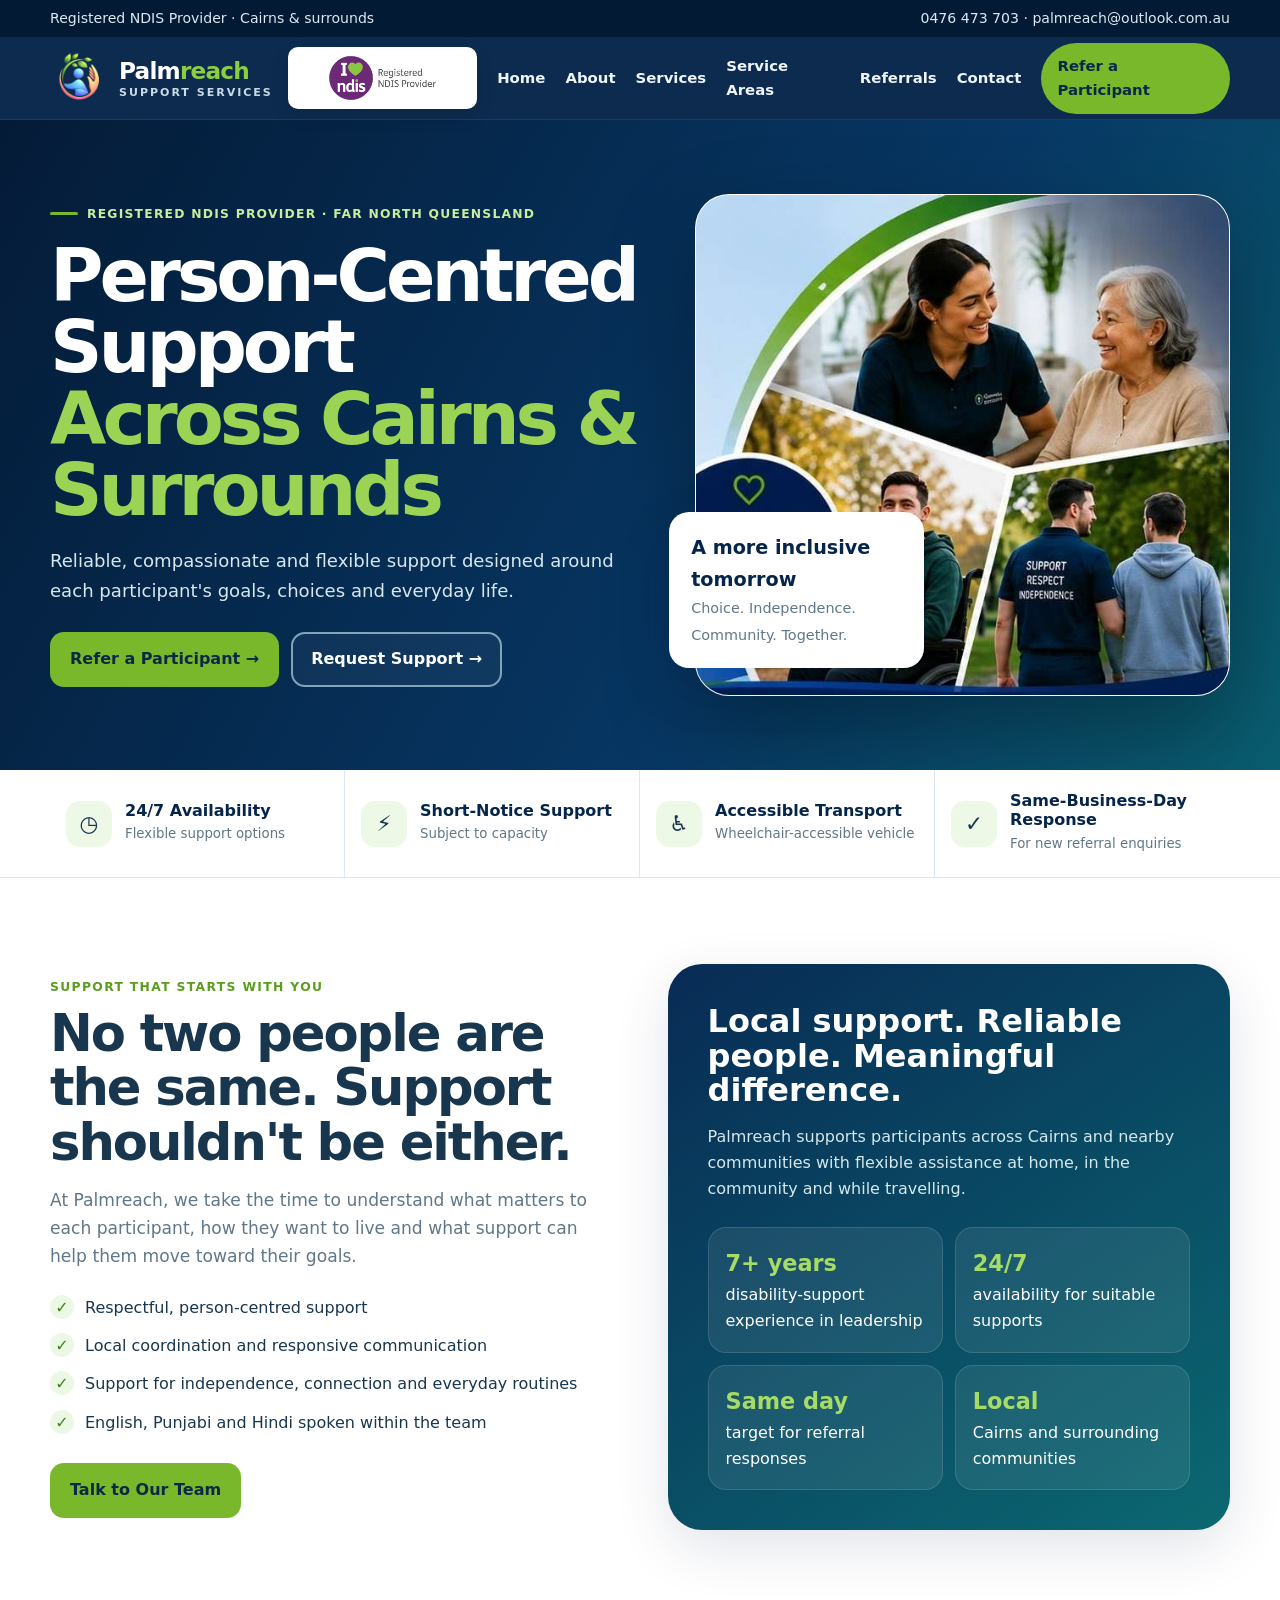
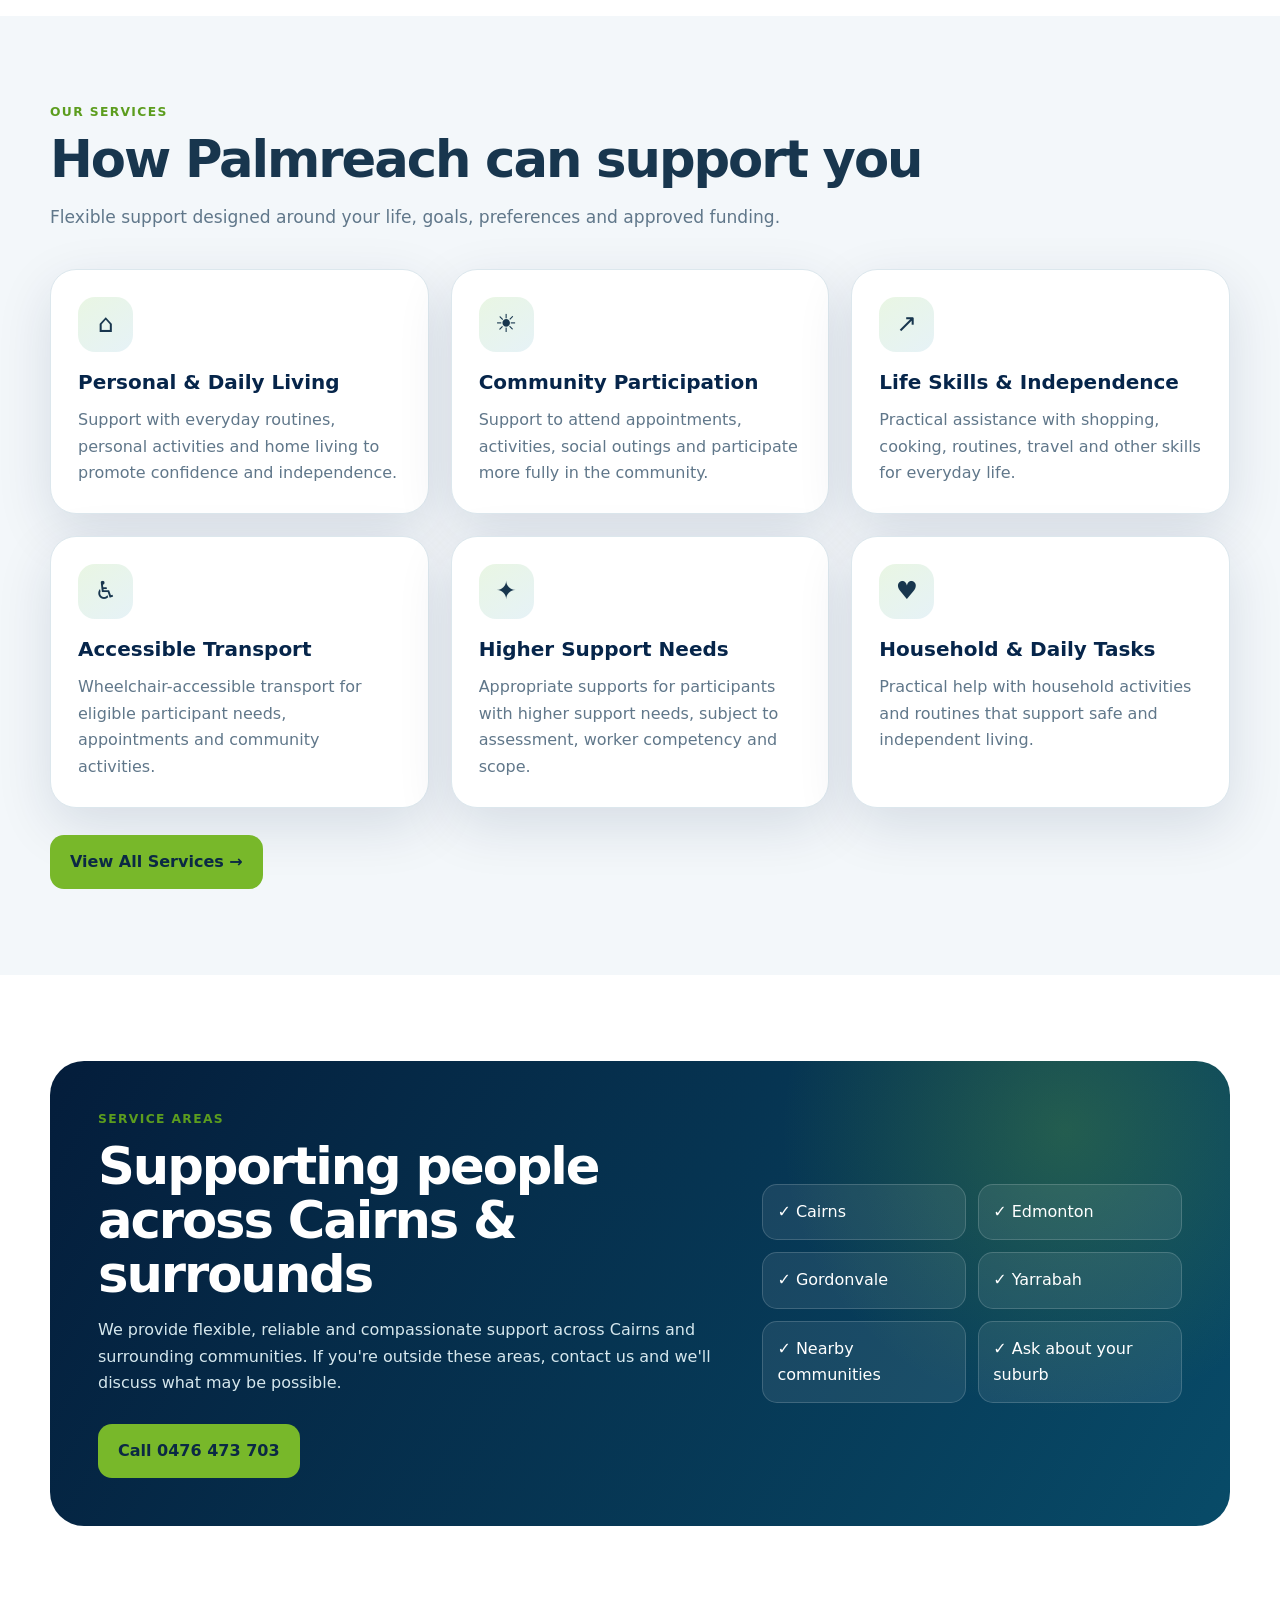
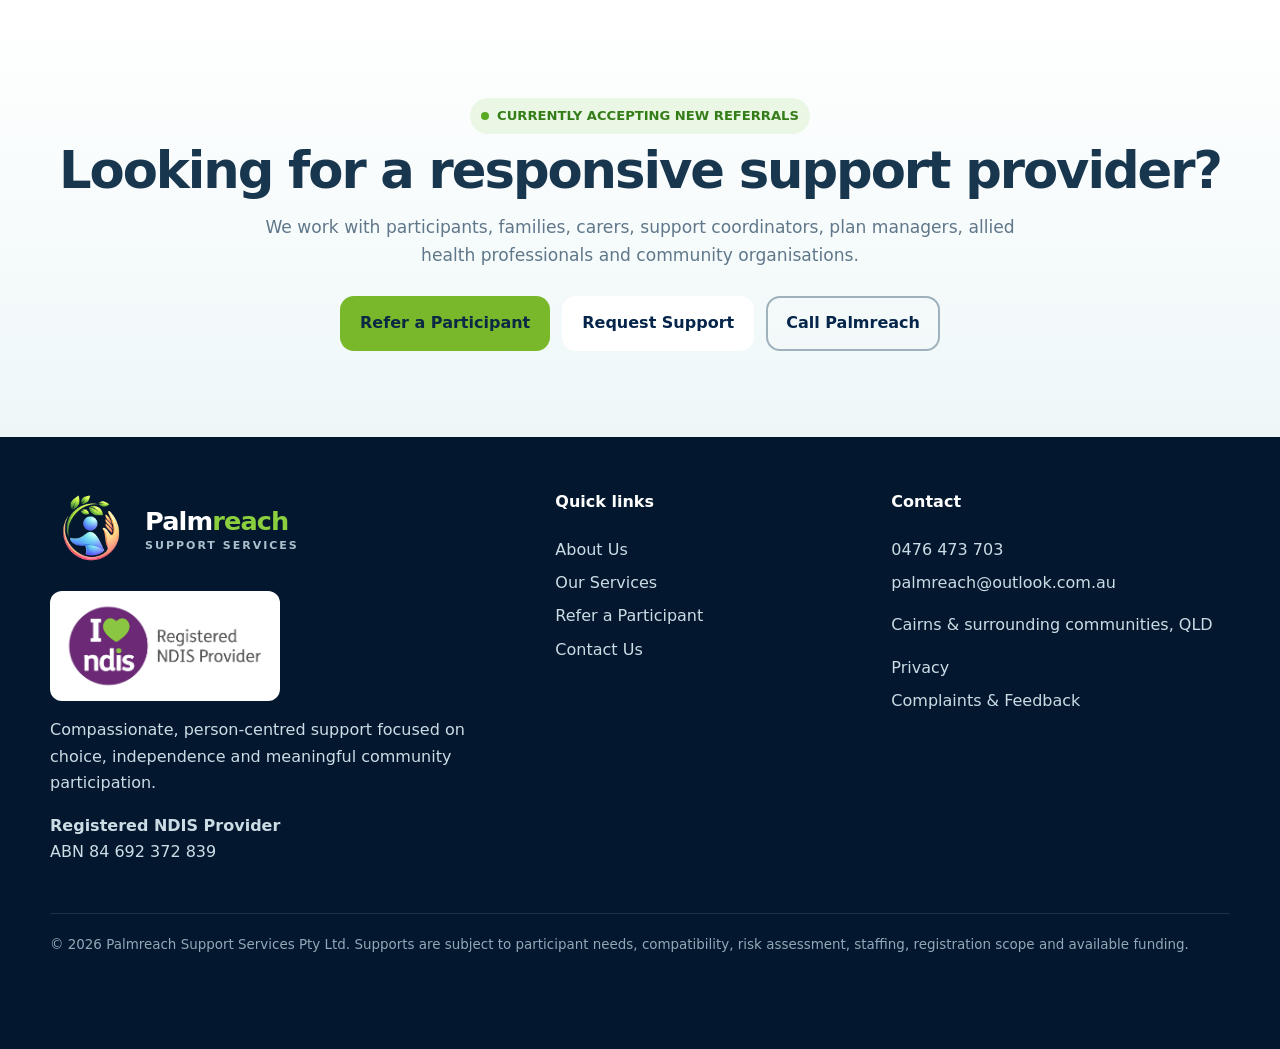
<file: index.html>
<!doctype html><html lang="en-AU"><head>
<meta charset="utf-8"><meta name="viewport" content="width=device-width,initial-scale=1">
<title>Palmreach Support Services | NDIS Support Cairns</title><meta name="description" content="Registered NDIS provider offering person-centred disability support, accessible transport and community participation across Cairns and surrounding areas.">
<meta name="theme-color" content="#06254a"><link rel="canonical" href="https://palmreach.com.au/"><link rel="icon" type="image/png" sizes="32x32" href="favicon-32.png"><link rel="apple-touch-icon" href="icon-192.png"><meta property="og:site_name" content="Palmreach Support Services"><meta property="og:type" content="website"><meta property="og:url" content="https://palmreach.com.au/"><meta property="og:image" content="https://palmreach.com.au/palmreach-logo.png"><link rel="stylesheet" href="styles.css">
<script type="application/ld+json">
{
  "@context":"https://schema.org",
  "@type":"LocalBusiness",
  "name":"Palmreach Support Services Pty Ltd",
  "url":"https://palmreach.com.au/",
  "telephone":"+61 476 473 703",
  "email":"palmreach@outlook.com.au",
  "description":"Registered NDIS Provider offering person-centred disability support across Cairns and surrounding communities.",
  "areaServed":["Cairns","Edmonton","Gordonvale","Yarrabah","Far North Queensland"],
  "image":"https://palmreach.com.au/palmreach-logo.png"
}
</script></head><body><a class="skip" href="#main">Skip to content</a>
<div class="utility"><div class="container"><span>Registered NDIS Provider · Cairns & surrounds</span><span><a href="tel:0476473703">0476 473 703</a> · <a href="mailto:palmreach@outlook.com.au">palmreach@outlook.com.au</a></span></div></div>
<header class="site-header"><div class="container nav">
<div class="brand-wrap">
<a class="logo-box" href="index.html" aria-label="Palmreach Support Services home">
<img src="palmreach-logo.png" alt="Palmreach Support Services logo">
<span class="brand-copy"><span class="brand-name">Palm<span class="reach">reach</span></span><span class="brand-service">SUPPORT SERVICES</span></span>
</a>
<div class="ndis-badge"><img src="i-heart-ndis-registered.jpg" alt="I heart NDIS Registered NDIS Provider"></div>
</div>
<nav class="navlinks" aria-label="Main navigation"><a href="index.html" aria-current="page">Home</a><a href="about.html">About</a><a href="services.html">Services</a><a href="index.html#areas">Service Areas</a><a href="referrals.html">Referrals</a><a href="contact.html">Contact</a><a class="cta" href="referrals.html">Refer a Participant</a></nav>
<button class="menu" type="button" aria-expanded="false" aria-label="Open navigation">☰</button>
</div></header><main id="main">
<section class="hero"><div class="container hero-grid">
<div><div class="eyebrow">Registered NDIS Provider · Far North Queensland</div>
<h1>Person-Centred Support <span>Across Cairns & Surrounds</span></h1>
<p class="lead">Reliable, compassionate and flexible support designed around each participant's goals, choices and everyday life.</p>
<div class="actions"><a class="btn btn-primary" href="referrals.html">Refer a Participant →</a><a class="btn btn-outline" href="contact.html">Request Support →</a></div>
</div>
<div class="hero-visual"><div class="hero-photo"><img src="palmreach-hero.jpg" alt="Support workers and people participating in community life"></div>
<div class="float-card"><strong>A more inclusive tomorrow</strong><span>Choice. Independence. Community. Together.</span></div></div>
</div></section>

<section class="trust"><div class="container trust-grid">
<div class="trust-item"><div class="icon">◷</div><div><strong>24/7 Availability</strong><small>Flexible support options</small></div></div>
<div class="trust-item"><div class="icon">⚡</div><div><strong>Short-Notice Support</strong><small>Subject to capacity</small></div></div>
<div class="trust-item"><div class="icon">♿</div><div><strong>Accessible Transport</strong><small>Wheelchair-accessible vehicle</small></div></div>
<div class="trust-item"><div class="icon">✓</div><div><strong>Same-Business-Day Response</strong><small>For new referral enquiries</small></div></div>
</div></section>

<section class="section"><div class="container split">
<div><div class="kicker">Support that starts with you</div><h2>No two people are the same. Support shouldn't be either.</h2>
<p class="intro">At Palmreach, we take the time to understand what matters to each participant, how they want to live and what support can help them move toward their goals.</p>
<ul class="checks"><li>Respectful, person-centred support</li><li>Local coordination and responsive communication</li><li>Support for independence, connection and everyday routines</li><li>English, Punjabi and Hindi spoken within the team</li></ul>
<div class="actions"><a class="btn btn-primary" href="contact.html">Talk to Our Team</a></div></div>
<div class="panel"><h3>Local support. Reliable people. Meaningful difference.</h3><p>Palmreach supports participants across Cairns and nearby communities with flexible assistance at home, in the community and while travelling.</p>
<div class="stats"><div class="stat"><strong>7+ years</strong><span>disability-support experience in leadership</span></div><div class="stat"><strong>24/7</strong><span>availability for suitable supports</span></div><div class="stat"><strong>Same day</strong><span>target for referral responses</span></div><div class="stat"><strong>Local</strong><span>Cairns and surrounding communities</span></div></div></div>
</div></section>

<section class="section muted"><div class="container"><div class="kicker">Our services</div><h2>How Palmreach can support you</h2><p class="intro">Flexible support designed around your life, goals, preferences and approved funding.</p>
<div class="cards">
<div class="card"><div class="card-icon">⌂</div><h3>Personal & Daily Living</h3><p>Support with everyday routines, personal activities and home living to promote confidence and independence.</p></div>
<div class="card"><div class="card-icon">☀</div><h3>Community Participation</h3><p>Support to attend appointments, activities, social outings and participate more fully in the community.</p></div>
<div class="card"><div class="card-icon">↗</div><h3>Life Skills & Independence</h3><p>Practical assistance with shopping, cooking, routines, travel and other skills for everyday life.</p></div>
<div class="card"><div class="card-icon">♿</div><h3>Accessible Transport</h3><p>Wheelchair-accessible transport for eligible participant needs, appointments and community activities.</p></div>
<div class="card"><div class="card-icon">✦</div><h3>Higher Support Needs</h3><p>Appropriate supports for participants with higher support needs, subject to assessment, worker competency and scope.</p></div>
<div class="card"><div class="card-icon">♥</div><h3>Household & Daily Tasks</h3><p>Practical help with household activities and routines that support safe and independent living.</p></div>
</div>
<div class="actions"><a class="btn btn-primary" href="services.html">View All Services →</a></div></div></section>

<section class="section" id="areas"><div class="container"><div class="area">
<div><div class="kicker">Service areas</div><h2>Supporting people across Cairns & surrounds</h2><p>We provide flexible, reliable and compassionate support across Cairns and surrounding communities. If you're outside these areas, contact us and we'll discuss what may be possible.</p>
<div class="actions"><a class="btn btn-primary" href="tel:0476473703">Call 0476 473 703</a></div></div>
<div class="locations"><div class="loc">✓ Cairns</div><div class="loc">✓ Edmonton</div><div class="loc">✓ Gordonvale</div><div class="loc">✓ Yarrabah</div><div class="loc">✓ Nearby communities</div><div class="loc">✓ Ask about your suburb</div></div>
</div></div></section>

<section class="section referral"><div class="container"><span class="status">CURRENTLY ACCEPTING NEW REFERRALS</span>
<h2>Looking for a responsive support provider?</h2><p class="intro">We work with participants, families, carers, support coordinators, plan managers, allied health professionals and community organisations.</p>
<div class="actions" style="justify-content:center"><a class="btn btn-primary" href="referrals.html">Refer a Participant</a><a class="btn btn-light" href="contact.html">Request Support</a><a class="btn btn-outline" style="color:#06254a;border-color:#9fb1bd" href="tel:0476473703">Call Palmreach</a></div></div></section>
</main><footer class="footer"><div class="container">
<div class="footer-grid">
<div>
<div class="footer-brand">
<img src="palmreach-logo.png" alt="Palmreach Support Services logo">
<span class="brand-copy"><span class="brand-name">Palm<span class="reach">reach</span></span><span class="brand-service">SUPPORT SERVICES</span></span>
</div>
<div class="footer-ndis"><img src="i-heart-ndis-registered.jpg" alt="I heart NDIS Registered NDIS Provider"></div>
<p>Compassionate, person-centred support focused on choice, independence and meaningful community participation.</p>
<p><strong>Registered NDIS Provider</strong><br>ABN 84 692 372 839</p>
</div>
<div><h4>Quick links</h4><a href="about.html">About Us</a><a href="services.html">Our Services</a><a href="referrals.html">Refer a Participant</a><a href="contact.html">Contact Us</a></div>
<div><h4>Contact</h4><a href="tel:0476473703">0476 473 703</a><a href="mailto:palmreach@outlook.com.au">palmreach@outlook.com.au</a><p>Cairns & surrounding communities, QLD</p><a href="privacy.html">Privacy</a><a href="complaints.html">Complaints & Feedback</a></div>
</div>
<div class="footer-bottom">© 2026 Palmreach Support Services Pty Ltd. Supports are subject to participant needs, compatibility, risk assessment, staffing, registration scope and available funding.</div>
</div></footer>
<div class="mobile-actions"><a href="tel:0476473703">CALL</a><a href="contact.html">REQUEST</a><a href="referrals.html">REFER</a></div>
<script src="site.js"></script></body></html>
</file>
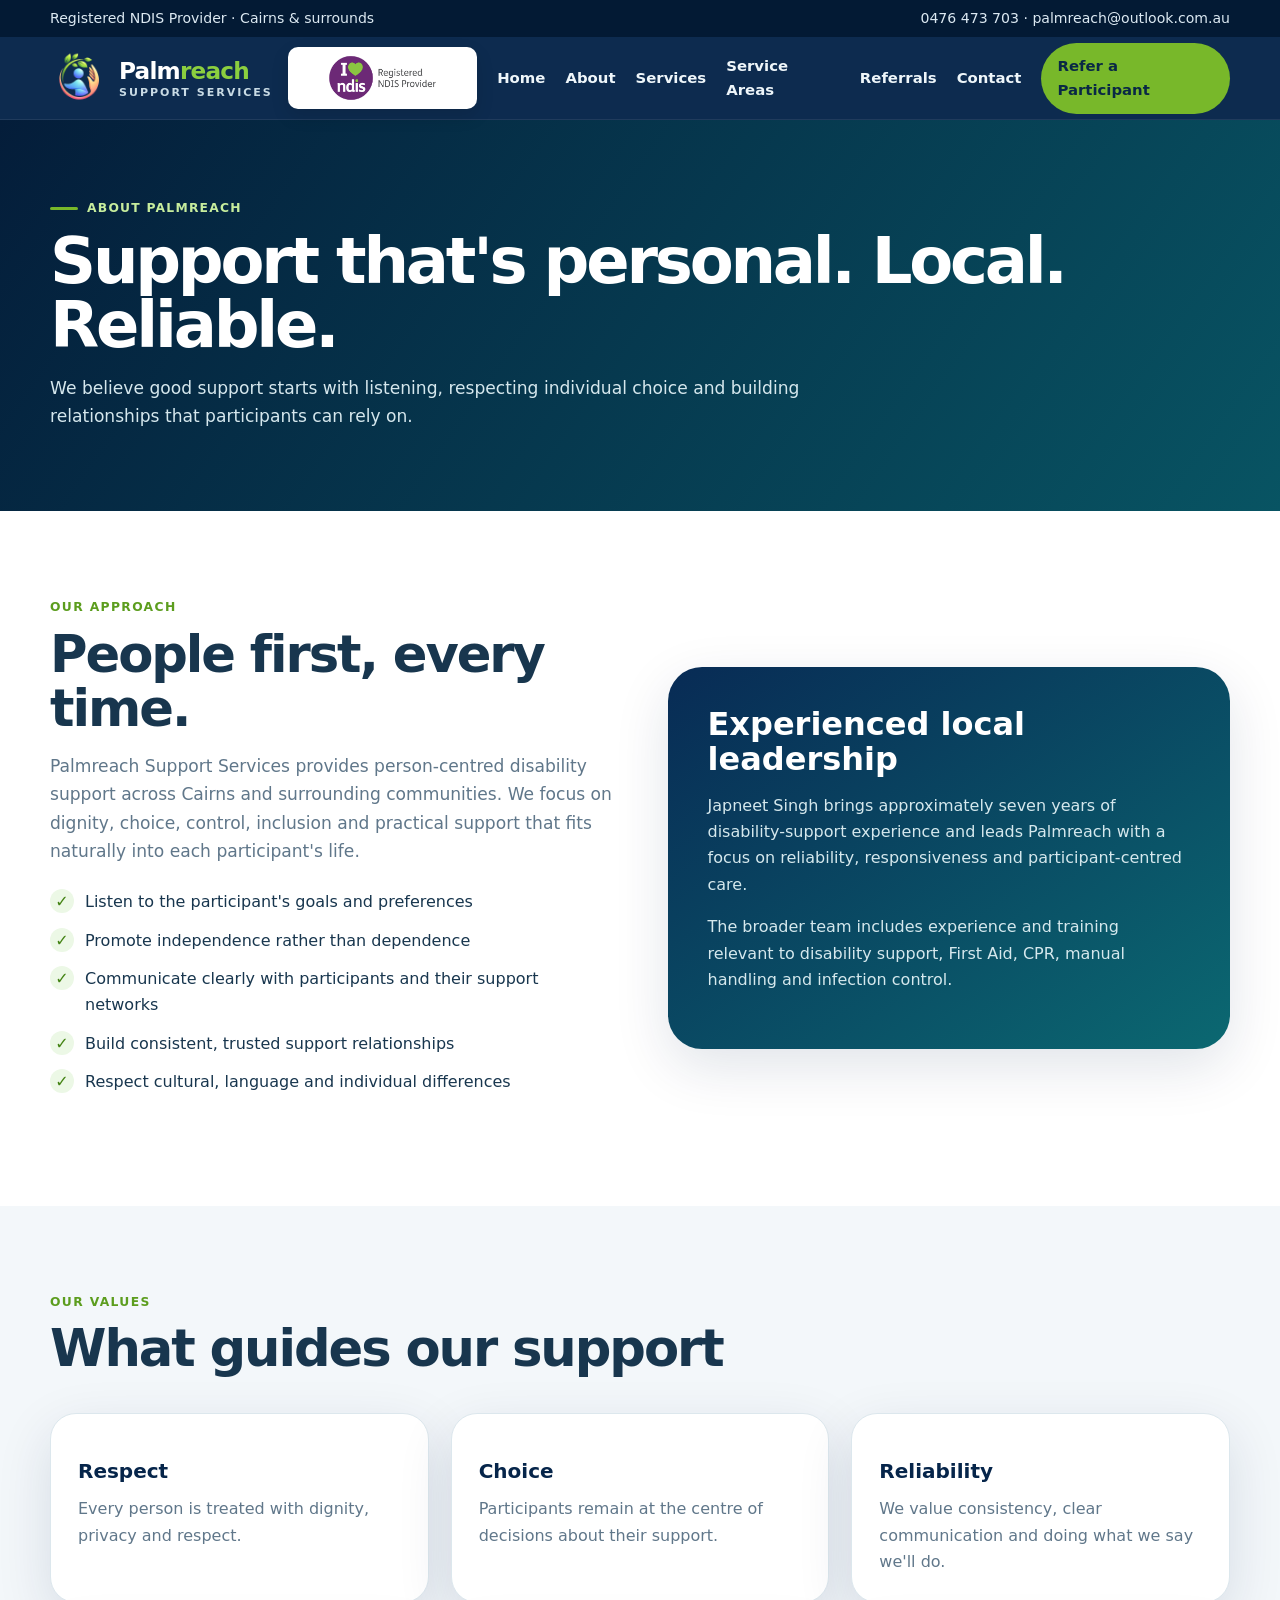
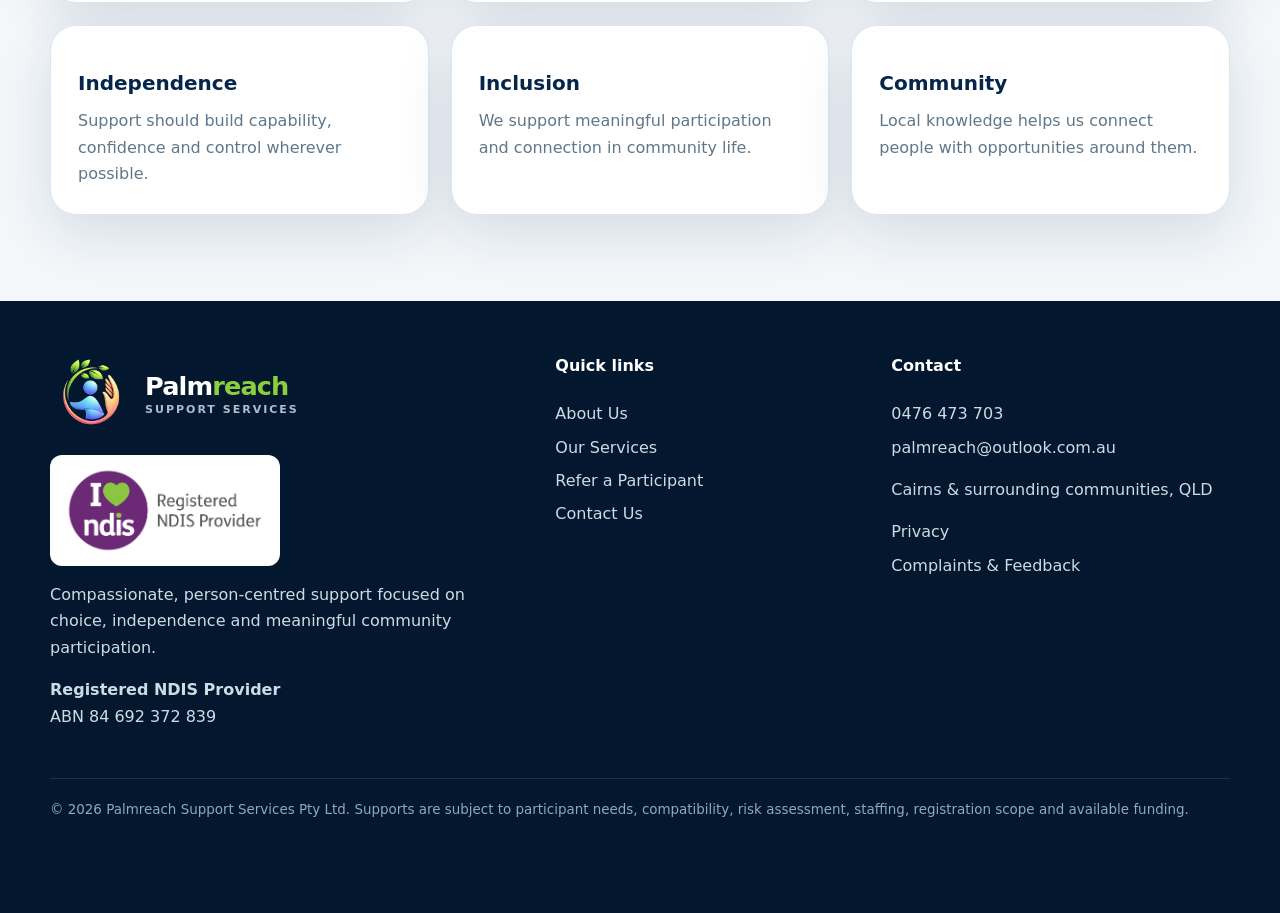
<file: about.html>
<!doctype html><html lang="en-AU"><head>
<meta charset="utf-8"><meta name="viewport" content="width=device-width,initial-scale=1">
<title>About Palmreach | Disability Support Cairns</title><meta name="description" content="Palmreach Support Services - Registered NDIS Provider in Cairns and surrounding areas.">
<meta name="theme-color" content="#06254a"><link rel="canonical" href="https://palmreach.com.au/about.html"><link rel="icon" type="image/png" sizes="32x32" href="favicon-32.png"><link rel="apple-touch-icon" href="icon-192.png"><meta property="og:site_name" content="Palmreach Support Services"><meta property="og:type" content="website"><meta property="og:url" content="https://palmreach.com.au/about.html"><meta property="og:image" content="https://palmreach.com.au/palmreach-logo.png"><link rel="stylesheet" href="styles.css">
</head><body><a class="skip" href="#main">Skip to content</a>
<div class="utility"><div class="container"><span>Registered NDIS Provider · Cairns & surrounds</span><span><a href="tel:0476473703">0476 473 703</a> · <a href="mailto:palmreach@outlook.com.au">palmreach@outlook.com.au</a></span></div></div>
<header class="site-header"><div class="container nav">
<div class="brand-wrap">
<a class="logo-box" href="index.html" aria-label="Palmreach Support Services home">
<img src="palmreach-logo.png" alt="Palmreach Support Services logo">
<span class="brand-copy"><span class="brand-name">Palm<span class="reach">reach</span></span><span class="brand-service">SUPPORT SERVICES</span></span>
</a>
<div class="ndis-badge"><img src="i-heart-ndis-registered.jpg" alt="I heart NDIS Registered NDIS Provider"></div>
</div>
<nav class="navlinks" aria-label="Main navigation"><a href="index.html">Home</a><a href="about.html" aria-current="page">About</a><a href="services.html">Services</a><a href="index.html#areas">Service Areas</a><a href="referrals.html">Referrals</a><a href="contact.html">Contact</a><a class="cta" href="referrals.html">Refer a Participant</a></nav>
<button class="menu" type="button" aria-expanded="false" aria-label="Open navigation">☰</button>
</div></header><main id="main">
<section class="page-hero"><div class="container"><div class="eyebrow">About Palmreach</div><h1>Support that's personal. Local. Reliable.</h1><p>We believe good support starts with listening, respecting individual choice and building relationships that participants can rely on.</p></div></section>
<section class="section"><div class="container split"><div><div class="kicker">Our approach</div><h2>People first, every time.</h2><p class="intro">Palmreach Support Services provides person-centred disability support across Cairns and surrounding communities. We focus on dignity, choice, control, inclusion and practical support that fits naturally into each participant's life.</p>
<ul class="checks"><li>Listen to the participant's goals and preferences</li><li>Promote independence rather than dependence</li><li>Communicate clearly with participants and their support networks</li><li>Build consistent, trusted support relationships</li><li>Respect cultural, language and individual differences</li></ul></div>
<div class="panel"><h3>Experienced local leadership</h3><p>Japneet Singh brings approximately seven years of disability-support experience and leads Palmreach with a focus on reliability, responsiveness and participant-centred care.</p><p>The broader team includes experience and training relevant to disability support, First Aid, CPR, manual handling and infection control.</p></div></div></section>
<section class="section muted"><div class="container"><div class="kicker">Our values</div><h2>What guides our support</h2><div class="cards">
<div class="card"><h3>Respect</h3><p>Every person is treated with dignity, privacy and respect.</p></div><div class="card"><h3>Choice</h3><p>Participants remain at the centre of decisions about their support.</p></div><div class="card"><h3>Reliability</h3><p>We value consistency, clear communication and doing what we say we'll do.</p></div><div class="card"><h3>Independence</h3><p>Support should build capability, confidence and control wherever possible.</p></div><div class="card"><h3>Inclusion</h3><p>We support meaningful participation and connection in community life.</p></div><div class="card"><h3>Community</h3><p>Local knowledge helps us connect people with opportunities around them.</p></div>
</div></div></section>
</main><footer class="footer"><div class="container">
<div class="footer-grid">
<div>
<div class="footer-brand">
<img src="palmreach-logo.png" alt="Palmreach Support Services logo">
<span class="brand-copy"><span class="brand-name">Palm<span class="reach">reach</span></span><span class="brand-service">SUPPORT SERVICES</span></span>
</div>
<div class="footer-ndis"><img src="i-heart-ndis-registered.jpg" alt="I heart NDIS Registered NDIS Provider"></div>
<p>Compassionate, person-centred support focused on choice, independence and meaningful community participation.</p>
<p><strong>Registered NDIS Provider</strong><br>ABN 84 692 372 839</p>
</div>
<div><h4>Quick links</h4><a href="about.html">About Us</a><a href="services.html">Our Services</a><a href="referrals.html">Refer a Participant</a><a href="contact.html">Contact Us</a></div>
<div><h4>Contact</h4><a href="tel:0476473703">0476 473 703</a><a href="mailto:palmreach@outlook.com.au">palmreach@outlook.com.au</a><p>Cairns & surrounding communities, QLD</p><a href="privacy.html">Privacy</a><a href="complaints.html">Complaints & Feedback</a></div>
</div>
<div class="footer-bottom">© 2026 Palmreach Support Services Pty Ltd. Supports are subject to participant needs, compatibility, risk assessment, staffing, registration scope and available funding.</div>
</div></footer>
<div class="mobile-actions"><a href="tel:0476473703">CALL</a><a href="contact.html">REQUEST</a><a href="referrals.html">REFER</a></div>
<script src="site.js"></script></body></html>
</file>
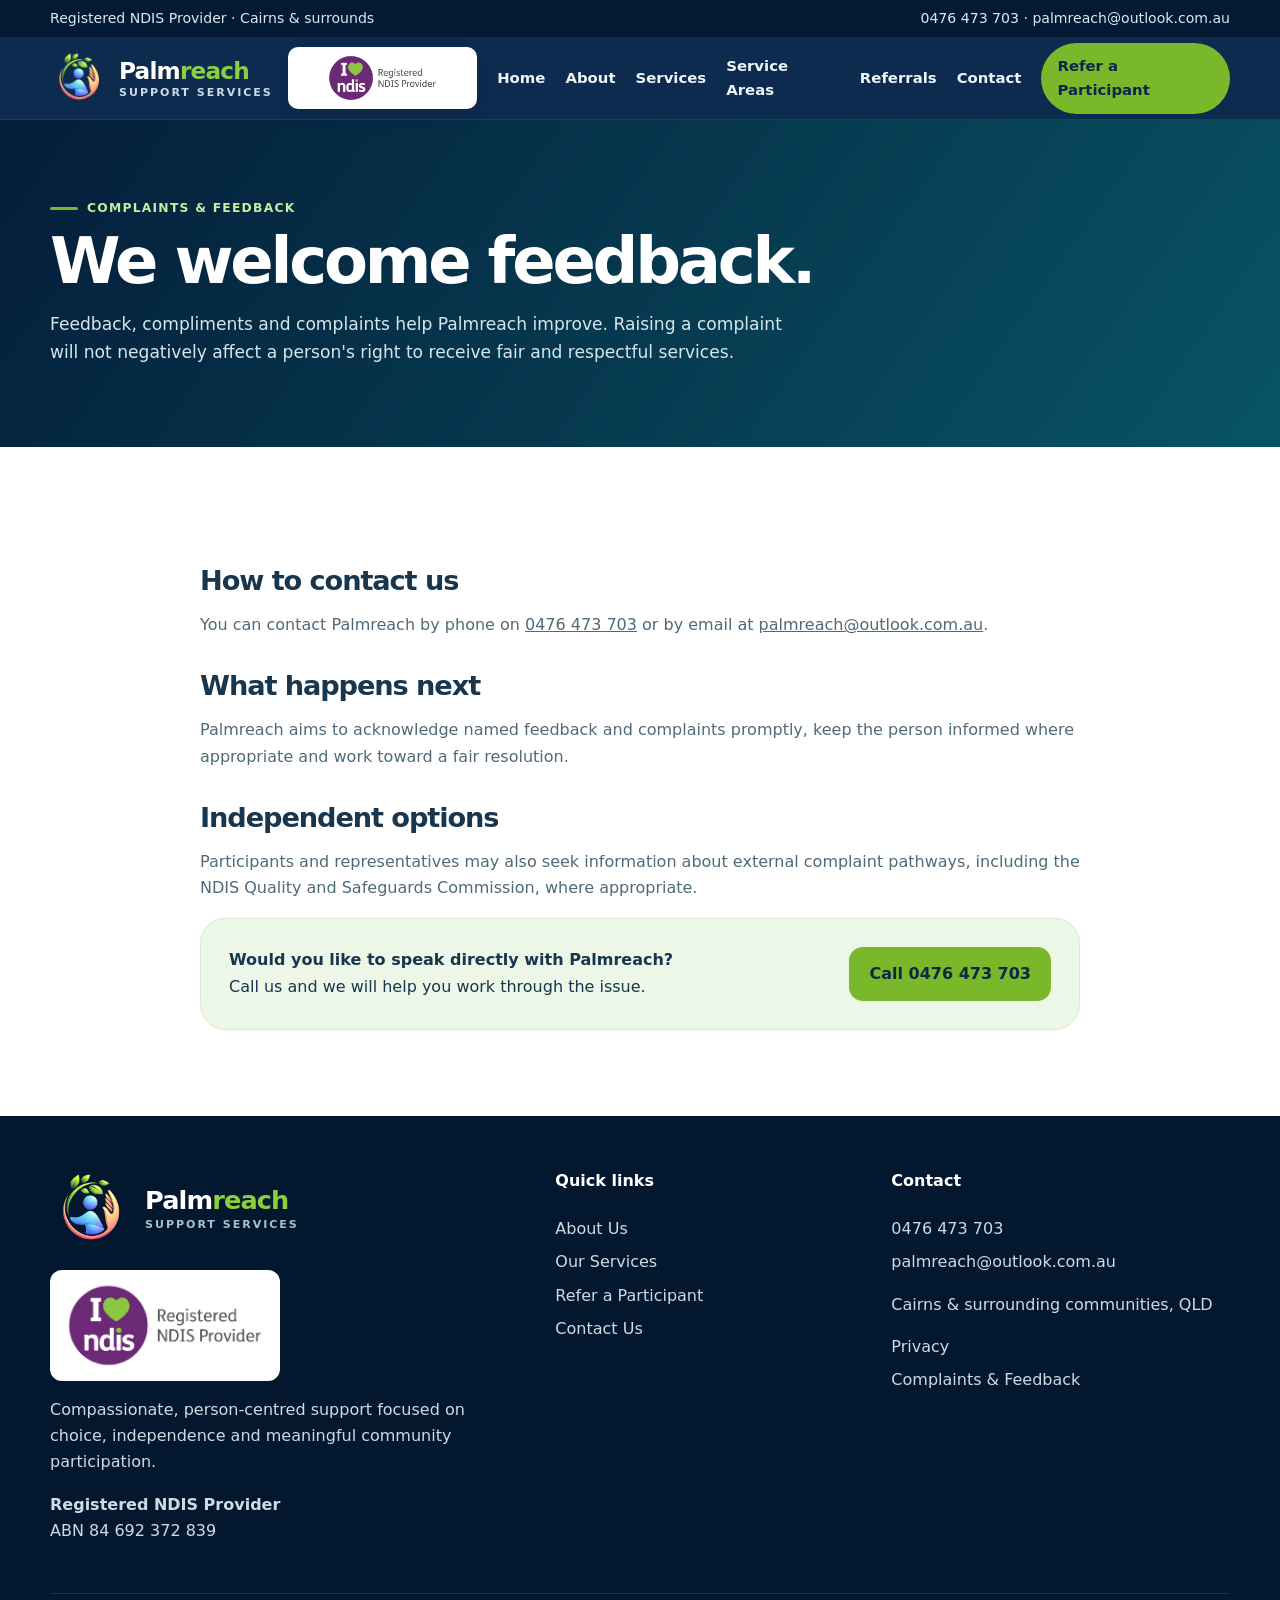
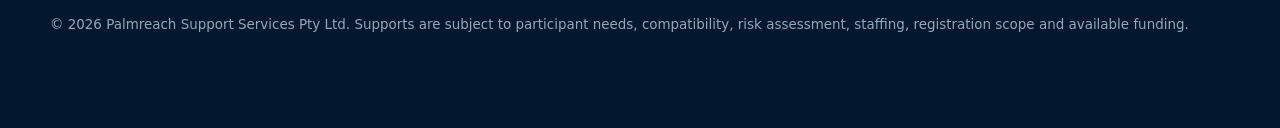
<file: complaints.html>
<!doctype html><html lang="en-AU"><head>
<meta charset="utf-8"><meta name="viewport" content="width=device-width,initial-scale=1">
<title>Complaints & Feedback | Palmreach Support Services</title><meta name="description" content="Palmreach Support Services - Registered NDIS Provider in Cairns and surrounding areas.">
<meta name="theme-color" content="#06254a"><link rel="canonical" href="https://palmreach.com.au/complaints.html"><link rel="icon" type="image/png" sizes="32x32" href="favicon-32.png"><link rel="apple-touch-icon" href="icon-192.png"><meta property="og:site_name" content="Palmreach Support Services"><meta property="og:type" content="website"><meta property="og:url" content="https://palmreach.com.au/complaints.html"><meta property="og:image" content="https://palmreach.com.au/palmreach-logo.png"><link rel="stylesheet" href="styles.css">
</head><body><a class="skip" href="#main">Skip to content</a>
<div class="utility"><div class="container"><span>Registered NDIS Provider · Cairns & surrounds</span><span><a href="tel:0476473703">0476 473 703</a> · <a href="mailto:palmreach@outlook.com.au">palmreach@outlook.com.au</a></span></div></div>
<header class="site-header"><div class="container nav">
<div class="brand-wrap">
<a class="logo-box" href="index.html" aria-label="Palmreach Support Services home">
<img src="palmreach-logo.png" alt="Palmreach Support Services logo">
<span class="brand-copy"><span class="brand-name">Palm<span class="reach">reach</span></span><span class="brand-service">SUPPORT SERVICES</span></span>
</a>
<div class="ndis-badge"><img src="i-heart-ndis-registered.jpg" alt="I heart NDIS Registered NDIS Provider"></div>
</div>
<nav class="navlinks" aria-label="Main navigation"><a href="index.html">Home</a><a href="about.html">About</a><a href="services.html">Services</a><a href="index.html#areas">Service Areas</a><a href="referrals.html">Referrals</a><a href="contact.html">Contact</a><a class="cta" href="referrals.html">Refer a Participant</a></nav>
<button class="menu" type="button" aria-expanded="false" aria-label="Open navigation">☰</button>
</div></header><main id="main">
<section class="page-hero"><div class="container"><div class="eyebrow">Complaints & Feedback</div><h1>We welcome feedback.</h1><p>Feedback, compliments and complaints help Palmreach improve. Raising a complaint will not negatively affect a person's right to receive fair and respectful services.</p></div></section>
<section class="section"><div class="container legal">
<h2>How to contact us</h2><p>You can contact Palmreach by phone on <a href="tel:0476473703">0476 473 703</a> or by email at <a href="mailto:palmreach@outlook.com.au">palmreach@outlook.com.au</a>.</p>
<h2>What happens next</h2><p>Palmreach aims to acknowledge named feedback and complaints promptly, keep the person informed where appropriate and work toward a fair resolution.</p>
<h2>Independent options</h2><p>Participants and representatives may also seek information about external complaint pathways, including the NDIS Quality and Safeguards Commission, where appropriate.</p>
<div class="cta-band"><div><strong>Would you like to speak directly with Palmreach?</strong><br>Call us and we will help you work through the issue.</div><a class="btn btn-primary" href="tel:0476473703">Call 0476 473 703</a></div>
</div></section></main><footer class="footer"><div class="container">
<div class="footer-grid">
<div>
<div class="footer-brand">
<img src="palmreach-logo.png" alt="Palmreach Support Services logo">
<span class="brand-copy"><span class="brand-name">Palm<span class="reach">reach</span></span><span class="brand-service">SUPPORT SERVICES</span></span>
</div>
<div class="footer-ndis"><img src="i-heart-ndis-registered.jpg" alt="I heart NDIS Registered NDIS Provider"></div>
<p>Compassionate, person-centred support focused on choice, independence and meaningful community participation.</p>
<p><strong>Registered NDIS Provider</strong><br>ABN 84 692 372 839</p>
</div>
<div><h4>Quick links</h4><a href="about.html">About Us</a><a href="services.html">Our Services</a><a href="referrals.html">Refer a Participant</a><a href="contact.html">Contact Us</a></div>
<div><h4>Contact</h4><a href="tel:0476473703">0476 473 703</a><a href="mailto:palmreach@outlook.com.au">palmreach@outlook.com.au</a><p>Cairns & surrounding communities, QLD</p><a href="privacy.html">Privacy</a><a href="complaints.html">Complaints & Feedback</a></div>
</div>
<div class="footer-bottom">© 2026 Palmreach Support Services Pty Ltd. Supports are subject to participant needs, compatibility, risk assessment, staffing, registration scope and available funding.</div>
</div></footer>
<div class="mobile-actions"><a href="tel:0476473703">CALL</a><a href="contact.html">REQUEST</a><a href="referrals.html">REFER</a></div>
<script src="site.js"></script></body></html>
</file>
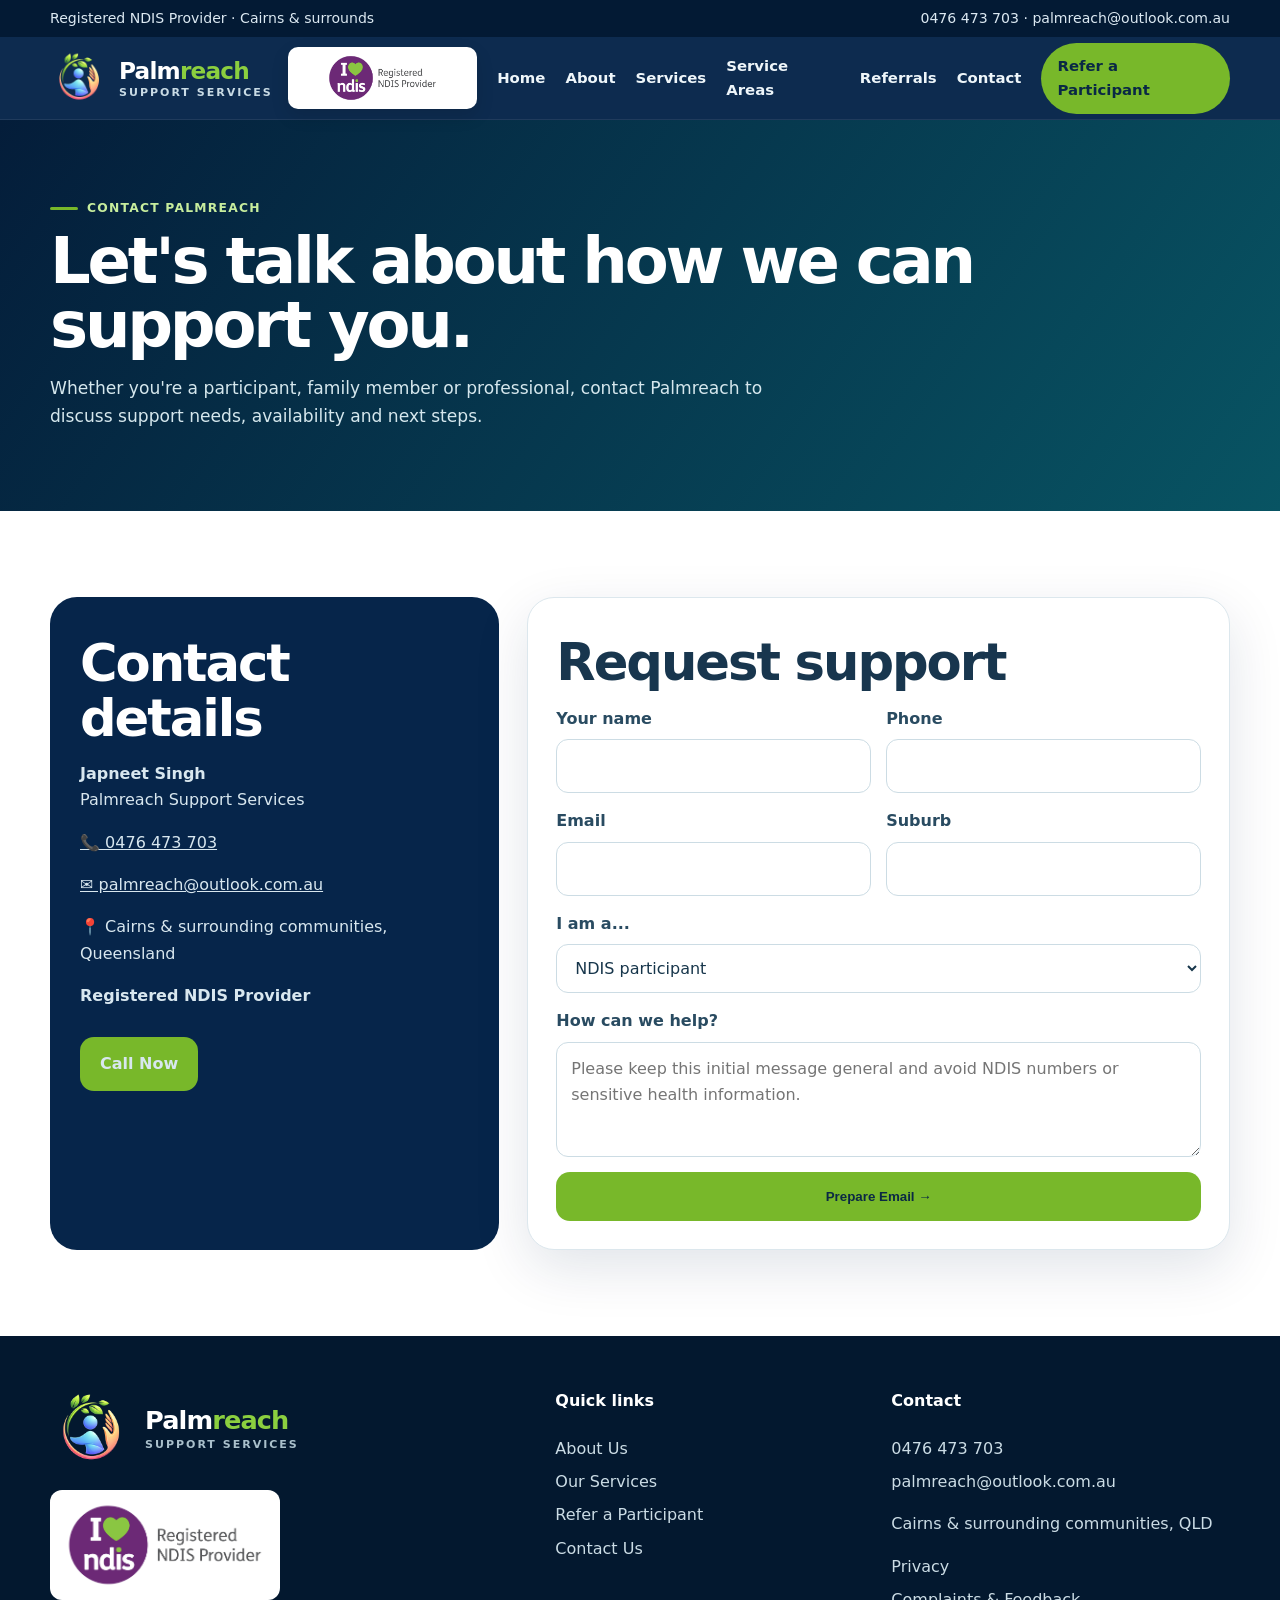
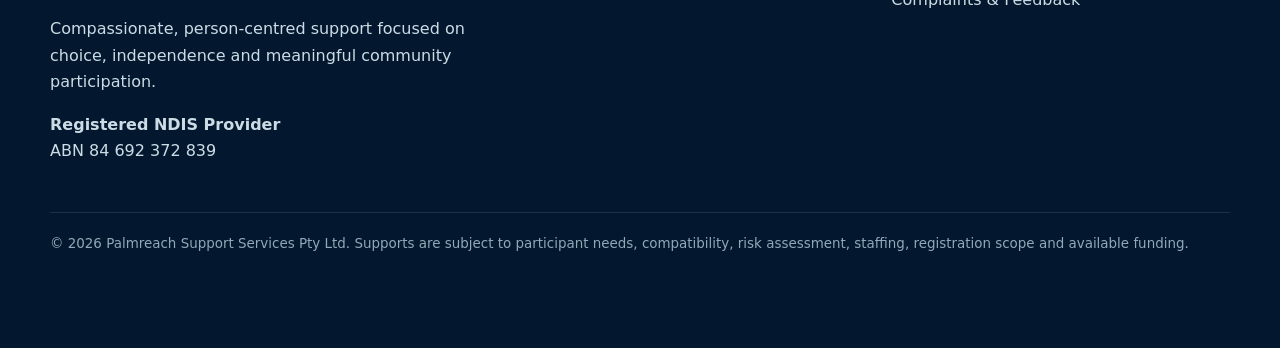
<file: contact.html>
<!doctype html><html lang="en-AU"><head>
<meta charset="utf-8"><meta name="viewport" content="width=device-width,initial-scale=1">
<title>Contact Palmreach | NDIS Support Cairns</title><meta name="description" content="Palmreach Support Services - Registered NDIS Provider in Cairns and surrounding areas.">
<meta name="theme-color" content="#06254a"><link rel="canonical" href="https://palmreach.com.au/contact.html"><link rel="icon" type="image/png" sizes="32x32" href="favicon-32.png"><link rel="apple-touch-icon" href="icon-192.png"><meta property="og:site_name" content="Palmreach Support Services"><meta property="og:type" content="website"><meta property="og:url" content="https://palmreach.com.au/contact.html"><meta property="og:image" content="https://palmreach.com.au/palmreach-logo.png"><link rel="stylesheet" href="styles.css">
</head><body><a class="skip" href="#main">Skip to content</a>
<div class="utility"><div class="container"><span>Registered NDIS Provider · Cairns & surrounds</span><span><a href="tel:0476473703">0476 473 703</a> · <a href="mailto:palmreach@outlook.com.au">palmreach@outlook.com.au</a></span></div></div>
<header class="site-header"><div class="container nav">
<div class="brand-wrap">
<a class="logo-box" href="index.html" aria-label="Palmreach Support Services home">
<img src="palmreach-logo.png" alt="Palmreach Support Services logo">
<span class="brand-copy"><span class="brand-name">Palm<span class="reach">reach</span></span><span class="brand-service">SUPPORT SERVICES</span></span>
</a>
<div class="ndis-badge"><img src="i-heart-ndis-registered.jpg" alt="I heart NDIS Registered NDIS Provider"></div>
</div>
<nav class="navlinks" aria-label="Main navigation"><a href="index.html">Home</a><a href="about.html">About</a><a href="services.html">Services</a><a href="index.html#areas">Service Areas</a><a href="referrals.html">Referrals</a><a href="contact.html" aria-current="page">Contact</a><a class="cta" href="referrals.html">Refer a Participant</a></nav>
<button class="menu" type="button" aria-expanded="false" aria-label="Open navigation">☰</button>
</div></header><main id="main">
<section class="page-hero"><div class="container"><div class="eyebrow">Contact Palmreach</div><h1>Let's talk about how we can support you.</h1><p>Whether you're a participant, family member or professional, contact Palmreach to discuss support needs, availability and next steps.</p></div></section>
<section class="section"><div class="container contact-grid"><div class="contact-box"><h2>Contact details</h2>
<p><strong>Japneet Singh</strong><br>Palmreach Support Services</p>
<p><a href="tel:0476473703">📞 0476 473 703</a></p><p><a href="mailto:palmreach@outlook.com.au">✉ palmreach@outlook.com.au</a></p><p>📍 Cairns & surrounding communities, Queensland</p>
<p><strong>Registered NDIS Provider</strong></p><div class="actions"><a class="btn btn-primary" href="tel:0476473703">Call Now</a></div></div>
<form class="form js-mail-form" data-kind="support enquiry"><h2>Request support</h2>
<div class="form-grid">
<div class="field"><label for="name">Your name</label><input id="name" name="Name" required></div>
<div class="field"><label for="phone2">Phone</label><input id="phone2" name="Phone" type="tel" required></div>
<div class="field"><label for="email2">Email</label><input id="email2" name="Email" type="email"></div>
<div class="field"><label for="suburb2">Suburb</label><input id="suburb2" name="Suburb"></div>
<div class="field full"><label for="who">I am a...</label><select id="who" name="Enquirer type"><option>NDIS participant</option><option>Family member / carer</option><option>Nominee</option><option>Support coordinator / professional</option><option>Other</option></select></div>
<div class="field full"><label for="msg2">How can we help?</label><textarea id="msg2" name="Message" placeholder="Please keep this initial message general and avoid NDIS numbers or sensitive health information."></textarea></div>
<div class="field full"><button class="btn btn-primary" type="submit">Prepare Email →</button></div>
</div></form></div></section>
</main><footer class="footer"><div class="container">
<div class="footer-grid">
<div>
<div class="footer-brand">
<img src="palmreach-logo.png" alt="Palmreach Support Services logo">
<span class="brand-copy"><span class="brand-name">Palm<span class="reach">reach</span></span><span class="brand-service">SUPPORT SERVICES</span></span>
</div>
<div class="footer-ndis"><img src="i-heart-ndis-registered.jpg" alt="I heart NDIS Registered NDIS Provider"></div>
<p>Compassionate, person-centred support focused on choice, independence and meaningful community participation.</p>
<p><strong>Registered NDIS Provider</strong><br>ABN 84 692 372 839</p>
</div>
<div><h4>Quick links</h4><a href="about.html">About Us</a><a href="services.html">Our Services</a><a href="referrals.html">Refer a Participant</a><a href="contact.html">Contact Us</a></div>
<div><h4>Contact</h4><a href="tel:0476473703">0476 473 703</a><a href="mailto:palmreach@outlook.com.au">palmreach@outlook.com.au</a><p>Cairns & surrounding communities, QLD</p><a href="privacy.html">Privacy</a><a href="complaints.html">Complaints & Feedback</a></div>
</div>
<div class="footer-bottom">© 2026 Palmreach Support Services Pty Ltd. Supports are subject to participant needs, compatibility, risk assessment, staffing, registration scope and available funding.</div>
</div></footer>
<div class="mobile-actions"><a href="tel:0476473703">CALL</a><a href="contact.html">REQUEST</a><a href="referrals.html">REFER</a></div>
<script src="site.js"></script></body></html>
</file>
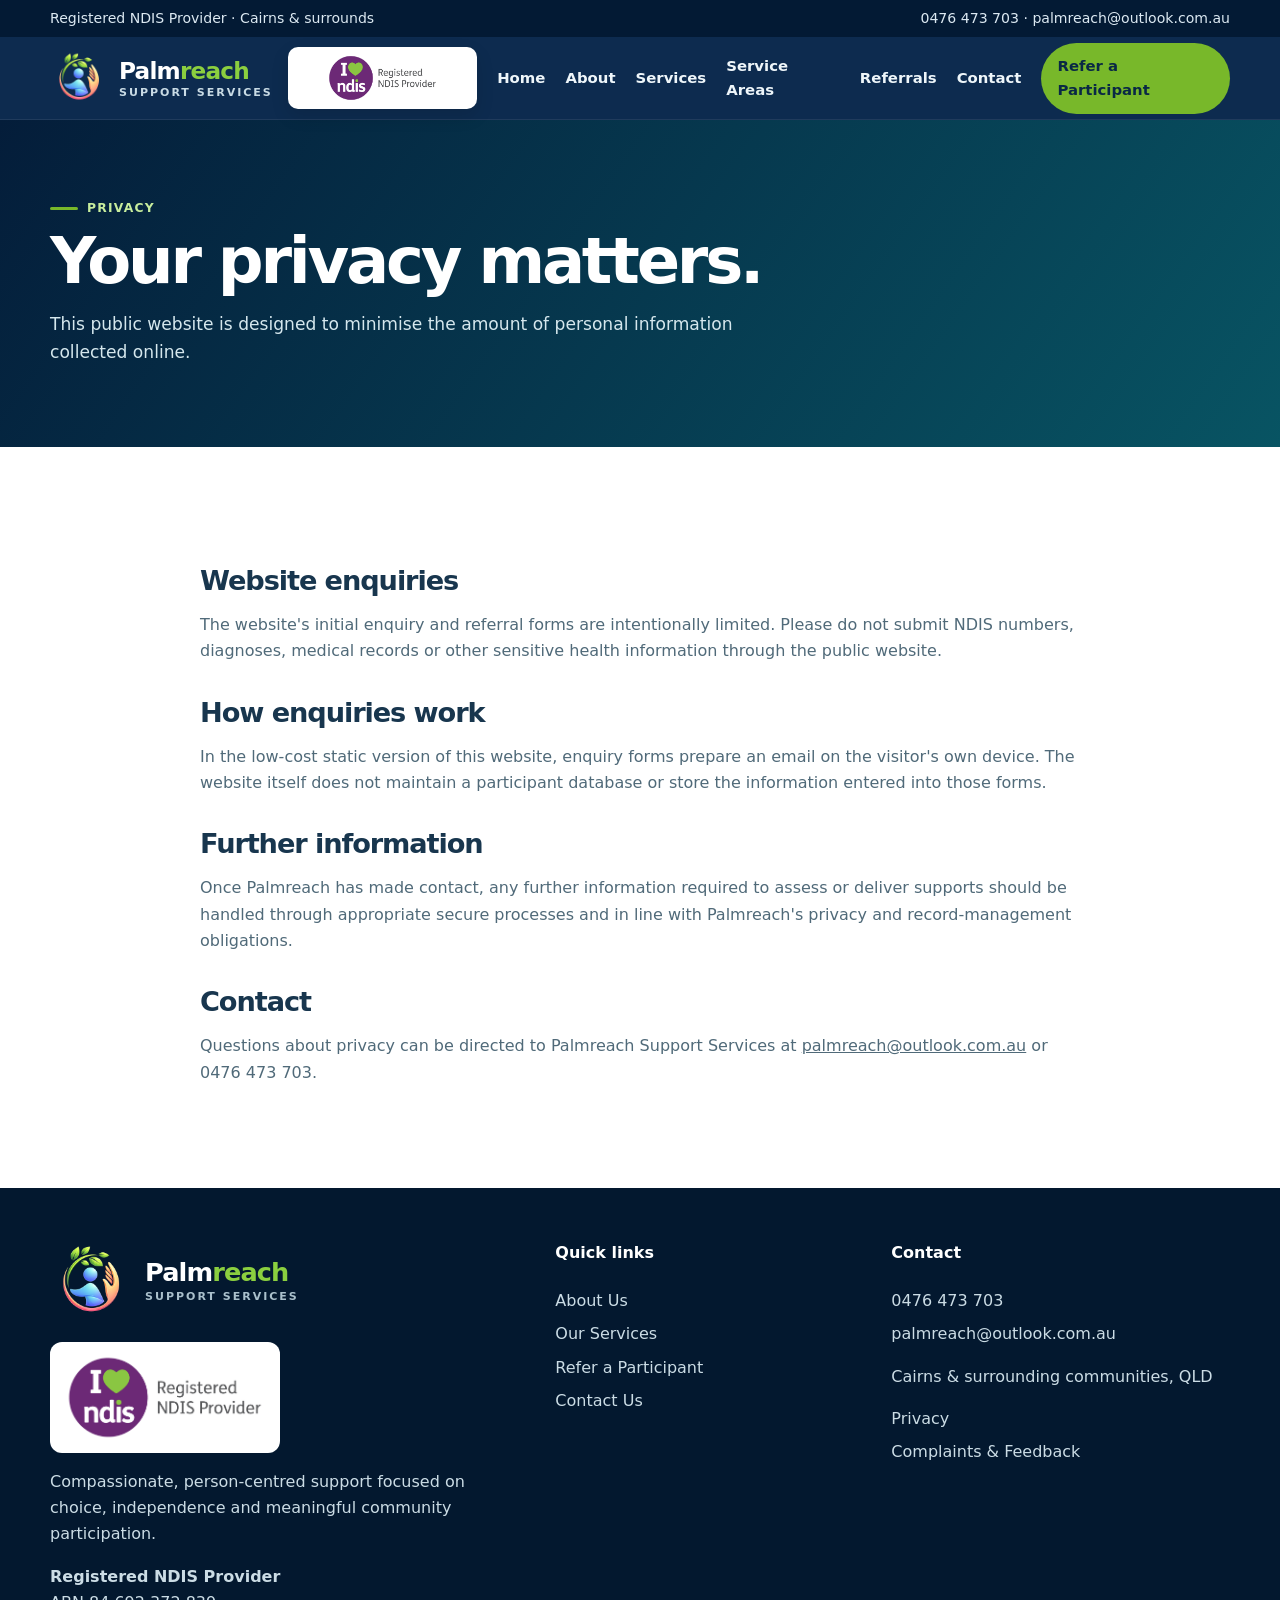
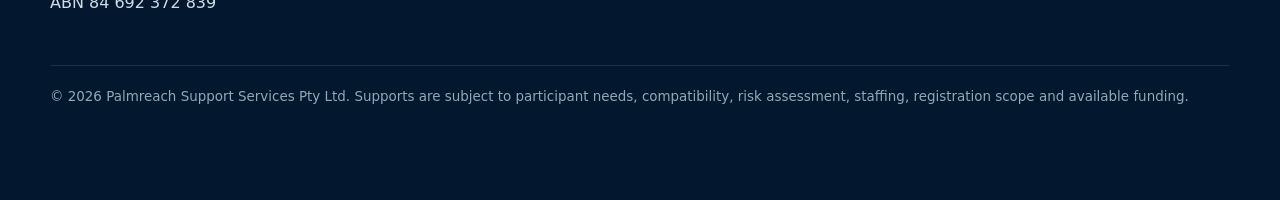
<file: privacy.html>
<!doctype html><html lang="en-AU"><head>
<meta charset="utf-8"><meta name="viewport" content="width=device-width,initial-scale=1">
<title>Privacy | Palmreach Support Services</title><meta name="description" content="Palmreach Support Services - Registered NDIS Provider in Cairns and surrounding areas.">
<meta name="theme-color" content="#06254a"><link rel="canonical" href="https://palmreach.com.au/privacy.html"><link rel="icon" type="image/png" sizes="32x32" href="favicon-32.png"><link rel="apple-touch-icon" href="icon-192.png"><meta property="og:site_name" content="Palmreach Support Services"><meta property="og:type" content="website"><meta property="og:url" content="https://palmreach.com.au/privacy.html"><meta property="og:image" content="https://palmreach.com.au/palmreach-logo.png"><link rel="stylesheet" href="styles.css">
</head><body><a class="skip" href="#main">Skip to content</a>
<div class="utility"><div class="container"><span>Registered NDIS Provider · Cairns & surrounds</span><span><a href="tel:0476473703">0476 473 703</a> · <a href="mailto:palmreach@outlook.com.au">palmreach@outlook.com.au</a></span></div></div>
<header class="site-header"><div class="container nav">
<div class="brand-wrap">
<a class="logo-box" href="index.html" aria-label="Palmreach Support Services home">
<img src="palmreach-logo.png" alt="Palmreach Support Services logo">
<span class="brand-copy"><span class="brand-name">Palm<span class="reach">reach</span></span><span class="brand-service">SUPPORT SERVICES</span></span>
</a>
<div class="ndis-badge"><img src="i-heart-ndis-registered.jpg" alt="I heart NDIS Registered NDIS Provider"></div>
</div>
<nav class="navlinks" aria-label="Main navigation"><a href="index.html">Home</a><a href="about.html">About</a><a href="services.html">Services</a><a href="index.html#areas">Service Areas</a><a href="referrals.html">Referrals</a><a href="contact.html">Contact</a><a class="cta" href="referrals.html">Refer a Participant</a></nav>
<button class="menu" type="button" aria-expanded="false" aria-label="Open navigation">☰</button>
</div></header><main id="main">
<section class="page-hero"><div class="container"><div class="eyebrow">Privacy</div><h1>Your privacy matters.</h1><p>This public website is designed to minimise the amount of personal information collected online.</p></div></section>
<section class="section"><div class="container legal">
<h2>Website enquiries</h2><p>The website's initial enquiry and referral forms are intentionally limited. Please do not submit NDIS numbers, diagnoses, medical records or other sensitive health information through the public website.</p>
<h2>How enquiries work</h2><p>In the low-cost static version of this website, enquiry forms prepare an email on the visitor's own device. The website itself does not maintain a participant database or store the information entered into those forms.</p>
<h2>Further information</h2><p>Once Palmreach has made contact, any further information required to assess or deliver supports should be handled through appropriate secure processes and in line with Palmreach's privacy and record-management obligations.</p>
<h2>Contact</h2><p>Questions about privacy can be directed to Palmreach Support Services at <a href="mailto:palmreach@outlook.com.au">palmreach@outlook.com.au</a> or 0476 473 703.</p>
</div></section></main><footer class="footer"><div class="container">
<div class="footer-grid">
<div>
<div class="footer-brand">
<img src="palmreach-logo.png" alt="Palmreach Support Services logo">
<span class="brand-copy"><span class="brand-name">Palm<span class="reach">reach</span></span><span class="brand-service">SUPPORT SERVICES</span></span>
</div>
<div class="footer-ndis"><img src="i-heart-ndis-registered.jpg" alt="I heart NDIS Registered NDIS Provider"></div>
<p>Compassionate, person-centred support focused on choice, independence and meaningful community participation.</p>
<p><strong>Registered NDIS Provider</strong><br>ABN 84 692 372 839</p>
</div>
<div><h4>Quick links</h4><a href="about.html">About Us</a><a href="services.html">Our Services</a><a href="referrals.html">Refer a Participant</a><a href="contact.html">Contact Us</a></div>
<div><h4>Contact</h4><a href="tel:0476473703">0476 473 703</a><a href="mailto:palmreach@outlook.com.au">palmreach@outlook.com.au</a><p>Cairns & surrounding communities, QLD</p><a href="privacy.html">Privacy</a><a href="complaints.html">Complaints & Feedback</a></div>
</div>
<div class="footer-bottom">© 2026 Palmreach Support Services Pty Ltd. Supports are subject to participant needs, compatibility, risk assessment, staffing, registration scope and available funding.</div>
</div></footer>
<div class="mobile-actions"><a href="tel:0476473703">CALL</a><a href="contact.html">REQUEST</a><a href="referrals.html">REFER</a></div>
<script src="site.js"></script></body></html>
</file>
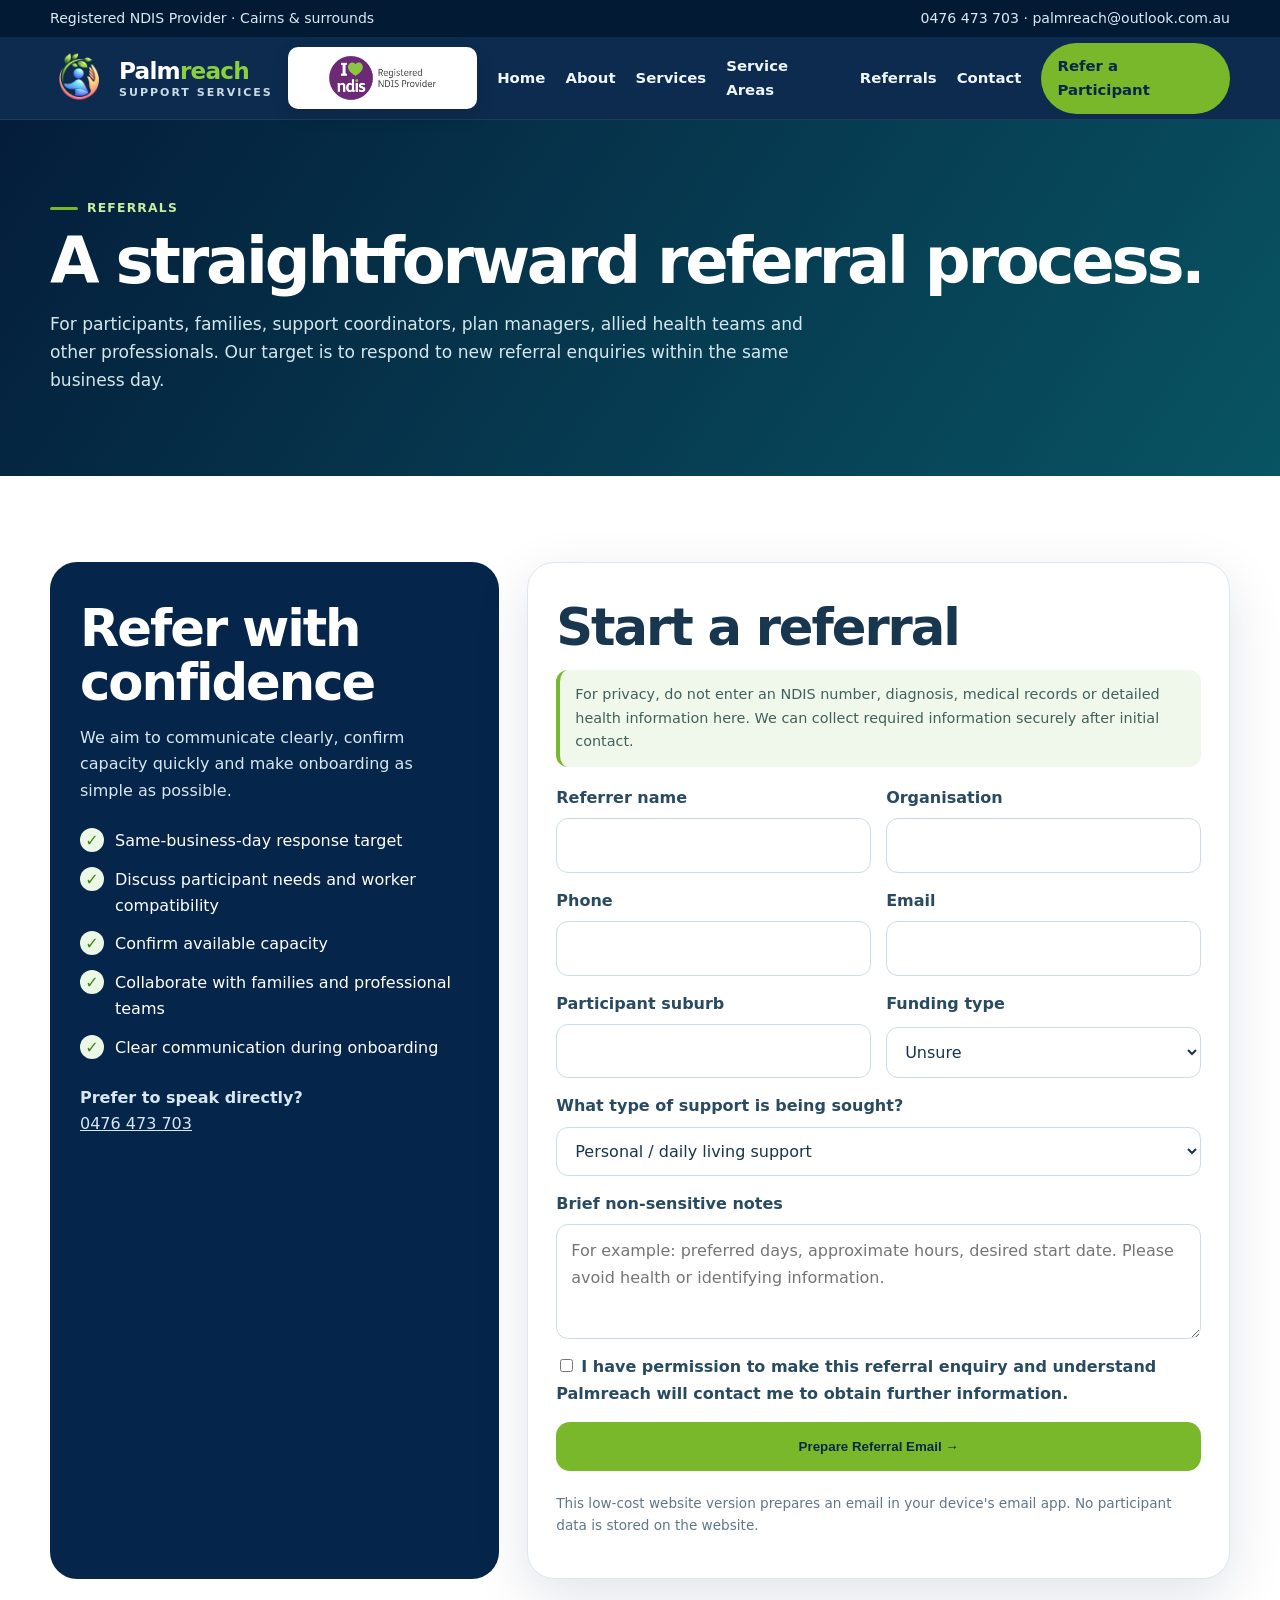
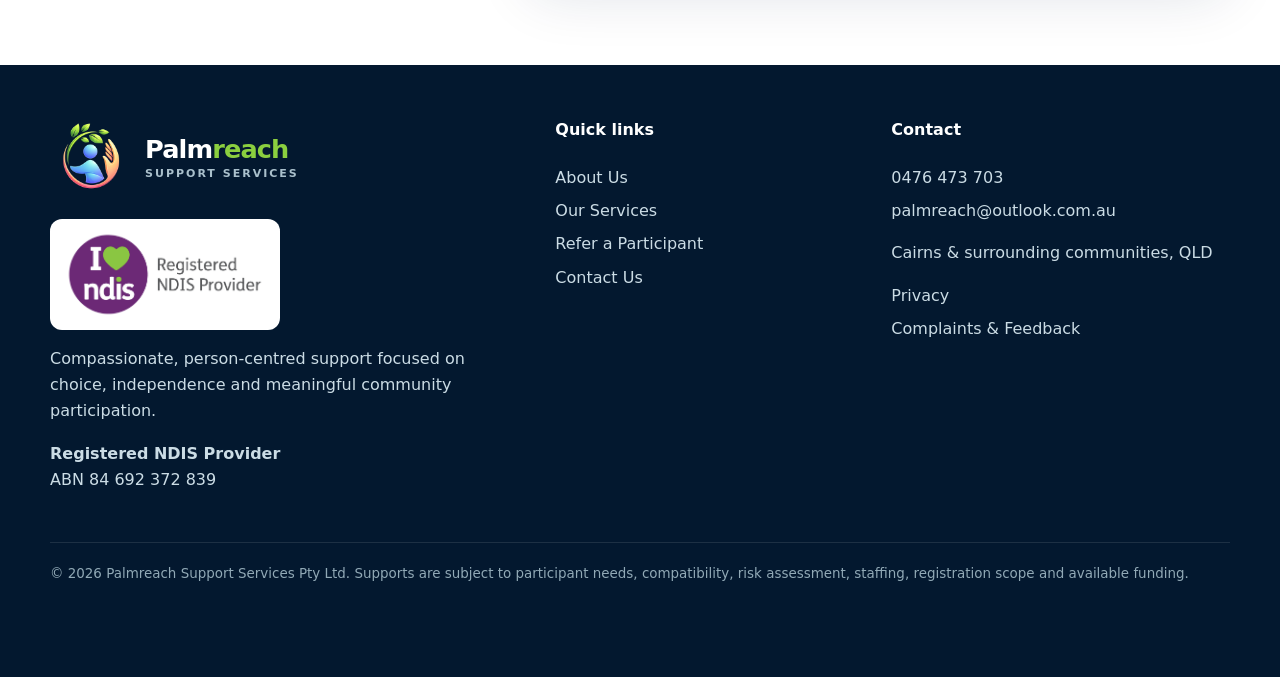
<file: referrals.html>
<!doctype html><html lang="en-AU"><head>
<meta charset="utf-8"><meta name="viewport" content="width=device-width,initial-scale=1">
<title>Refer a Participant | Palmreach Support Services</title><meta name="description" content="Palmreach Support Services - Registered NDIS Provider in Cairns and surrounding areas.">
<meta name="theme-color" content="#06254a"><link rel="canonical" href="https://palmreach.com.au/referrals.html"><link rel="icon" type="image/png" sizes="32x32" href="favicon-32.png"><link rel="apple-touch-icon" href="icon-192.png"><meta property="og:site_name" content="Palmreach Support Services"><meta property="og:type" content="website"><meta property="og:url" content="https://palmreach.com.au/referrals.html"><meta property="og:image" content="https://palmreach.com.au/palmreach-logo.png"><link rel="stylesheet" href="styles.css">
</head><body><a class="skip" href="#main">Skip to content</a>
<div class="utility"><div class="container"><span>Registered NDIS Provider · Cairns & surrounds</span><span><a href="tel:0476473703">0476 473 703</a> · <a href="mailto:palmreach@outlook.com.au">palmreach@outlook.com.au</a></span></div></div>
<header class="site-header"><div class="container nav">
<div class="brand-wrap">
<a class="logo-box" href="index.html" aria-label="Palmreach Support Services home">
<img src="palmreach-logo.png" alt="Palmreach Support Services logo">
<span class="brand-copy"><span class="brand-name">Palm<span class="reach">reach</span></span><span class="brand-service">SUPPORT SERVICES</span></span>
</a>
<div class="ndis-badge"><img src="i-heart-ndis-registered.jpg" alt="I heart NDIS Registered NDIS Provider"></div>
</div>
<nav class="navlinks" aria-label="Main navigation"><a href="index.html">Home</a><a href="about.html">About</a><a href="services.html">Services</a><a href="index.html#areas">Service Areas</a><a href="referrals.html" aria-current="page">Referrals</a><a href="contact.html">Contact</a><a class="cta" href="referrals.html">Refer a Participant</a></nav>
<button class="menu" type="button" aria-expanded="false" aria-label="Open navigation">☰</button>
</div></header><main id="main">
<section class="page-hero"><div class="container"><div class="eyebrow">Referrals</div><h1>A straightforward referral process.</h1><p>For participants, families, support coordinators, plan managers, allied health teams and other professionals. Our target is to respond to new referral enquiries within the same business day.</p></div></section>
<section class="section"><div class="container contact-grid"><div class="contact-box"><h2>Refer with confidence</h2><p>We aim to communicate clearly, confirm capacity quickly and make onboarding as simple as possible.</p>
<ul class="checks"><li>Same-business-day response target</li><li>Discuss participant needs and worker compatibility</li><li>Confirm available capacity</li><li>Collaborate with families and professional teams</li><li>Clear communication during onboarding</li></ul>
<p><strong>Prefer to speak directly?</strong><br><a href="tel:0476473703">0476 473 703</a></p></div>
<form class="form js-mail-form" data-kind="referral enquiry">
<h2>Start a referral</h2><div class="notice">For privacy, do not enter an NDIS number, diagnosis, medical records or detailed health information here. We can collect required information securely after initial contact.</div>
<div class="form-grid" style="margin-top:18px">
<div class="field"><label for="referrer">Referrer name</label><input id="referrer" name="Referrer name" required></div>
<div class="field"><label for="org">Organisation</label><input id="org" name="Organisation"></div>
<div class="field"><label for="phone">Phone</label><input id="phone" type="tel" name="Phone" required></div>
<div class="field"><label for="email">Email</label><input id="email" type="email" name="Email" required></div>
<div class="field"><label for="suburb">Participant suburb</label><input id="suburb" name="Participant suburb"></div>
<div class="field"><label for="funding">Funding type</label><select id="funding" name="Funding type"><option>Unsure</option><option>NDIA managed</option><option>Plan managed</option><option>Self managed</option></select></div>
<div class="field full"><label for="support">What type of support is being sought?</label><select id="support" name="Support requested"><option>Personal / daily living support</option><option>Community participation</option><option>Life skills</option><option>Travel / accessible transport</option><option>Household tasks</option><option>Higher support needs</option><option>Employment support</option><option>Other / unsure</option></select></div>
<div class="field full"><label for="message">Brief non-sensitive notes</label><textarea id="message" name="Brief notes" placeholder="For example: preferred days, approximate hours, desired start date. Please avoid health or identifying information."></textarea></div>
<div class="field full"><label><input type="checkbox" name="consent" required style="width:auto;margin-right:8px">I have permission to make this referral enquiry and understand Palmreach will contact me to obtain further information.</label></div>
<div class="field full"><button class="btn btn-primary" type="submit">Prepare Referral Email →</button><p class="form-note">This low-cost website version prepares an email in your device's email app. No participant data is stored on the website.</p></div>
</div></form></div></section>
</main><footer class="footer"><div class="container">
<div class="footer-grid">
<div>
<div class="footer-brand">
<img src="palmreach-logo.png" alt="Palmreach Support Services logo">
<span class="brand-copy"><span class="brand-name">Palm<span class="reach">reach</span></span><span class="brand-service">SUPPORT SERVICES</span></span>
</div>
<div class="footer-ndis"><img src="i-heart-ndis-registered.jpg" alt="I heart NDIS Registered NDIS Provider"></div>
<p>Compassionate, person-centred support focused on choice, independence and meaningful community participation.</p>
<p><strong>Registered NDIS Provider</strong><br>ABN 84 692 372 839</p>
</div>
<div><h4>Quick links</h4><a href="about.html">About Us</a><a href="services.html">Our Services</a><a href="referrals.html">Refer a Participant</a><a href="contact.html">Contact Us</a></div>
<div><h4>Contact</h4><a href="tel:0476473703">0476 473 703</a><a href="mailto:palmreach@outlook.com.au">palmreach@outlook.com.au</a><p>Cairns & surrounding communities, QLD</p><a href="privacy.html">Privacy</a><a href="complaints.html">Complaints & Feedback</a></div>
</div>
<div class="footer-bottom">© 2026 Palmreach Support Services Pty Ltd. Supports are subject to participant needs, compatibility, risk assessment, staffing, registration scope and available funding.</div>
</div></footer>
<div class="mobile-actions"><a href="tel:0476473703">CALL</a><a href="contact.html">REQUEST</a><a href="referrals.html">REFER</a></div>
<script src="site.js"></script></body></html>
</file>
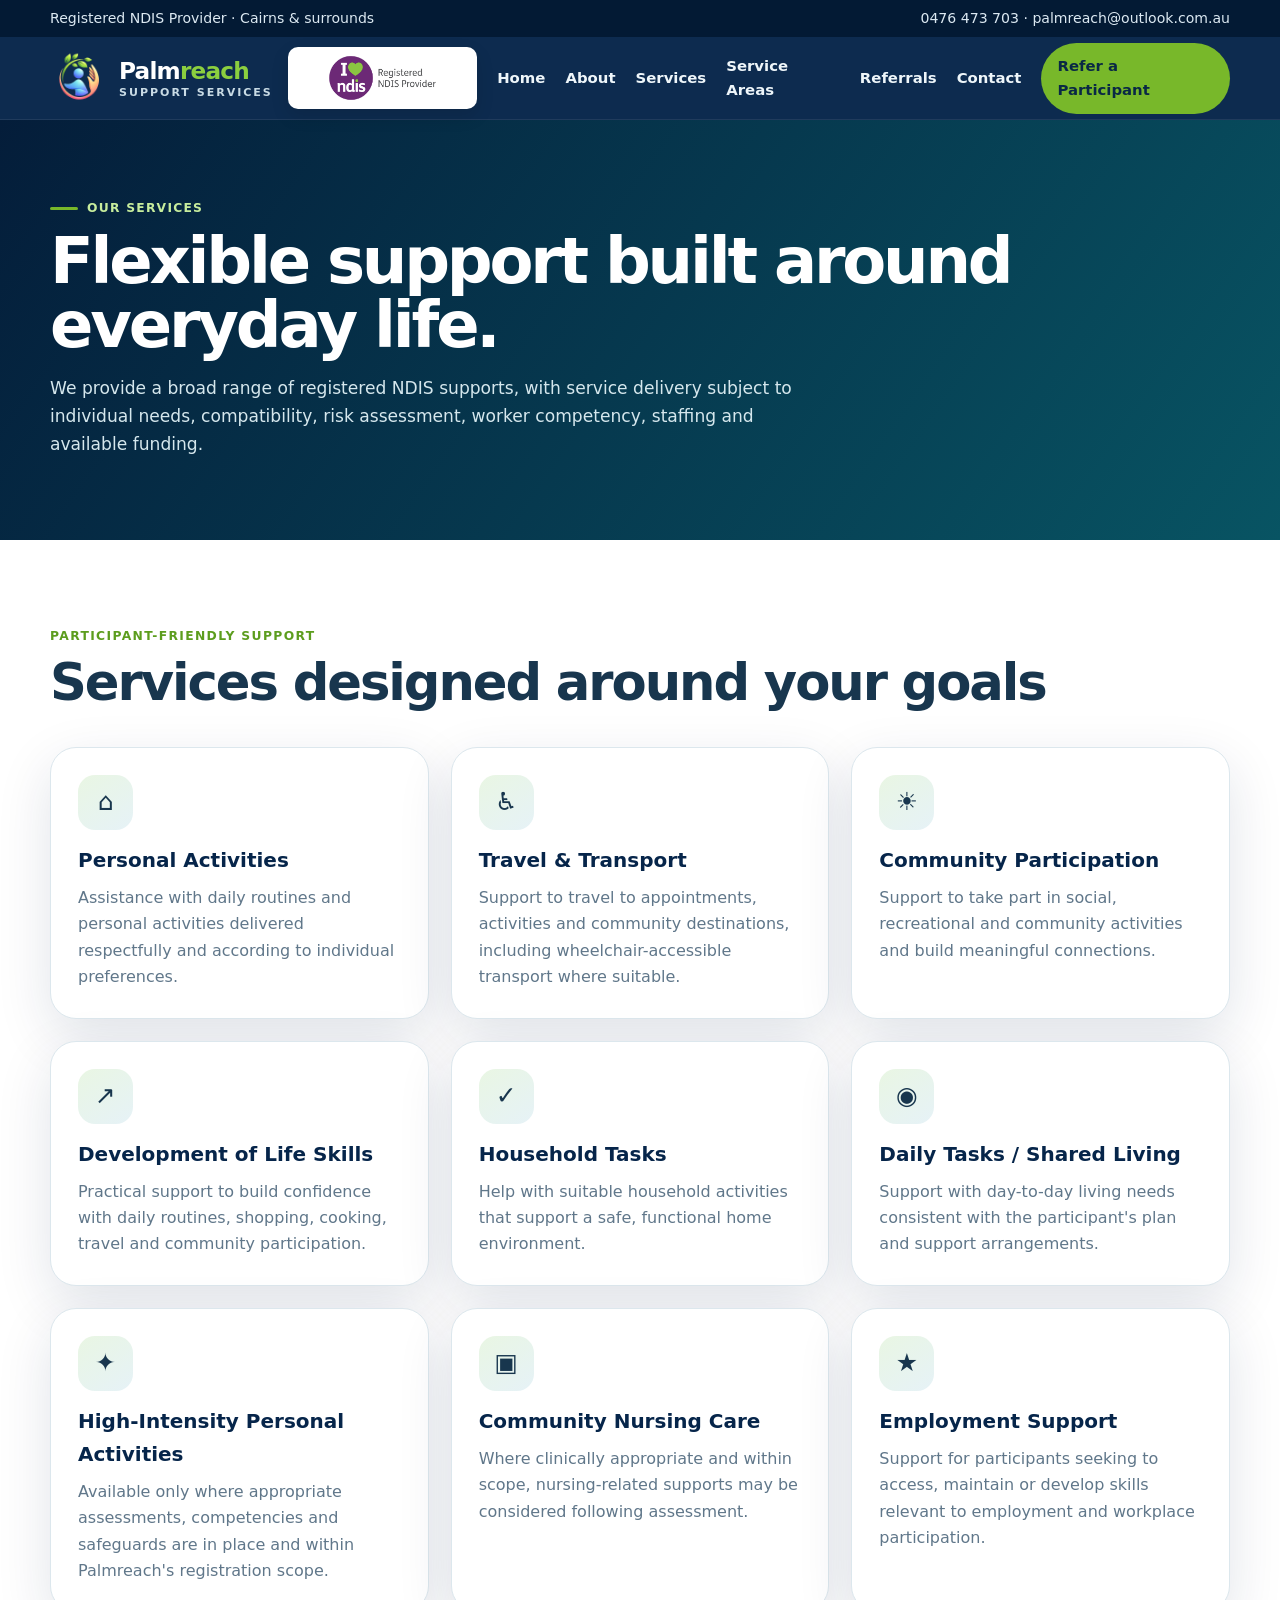
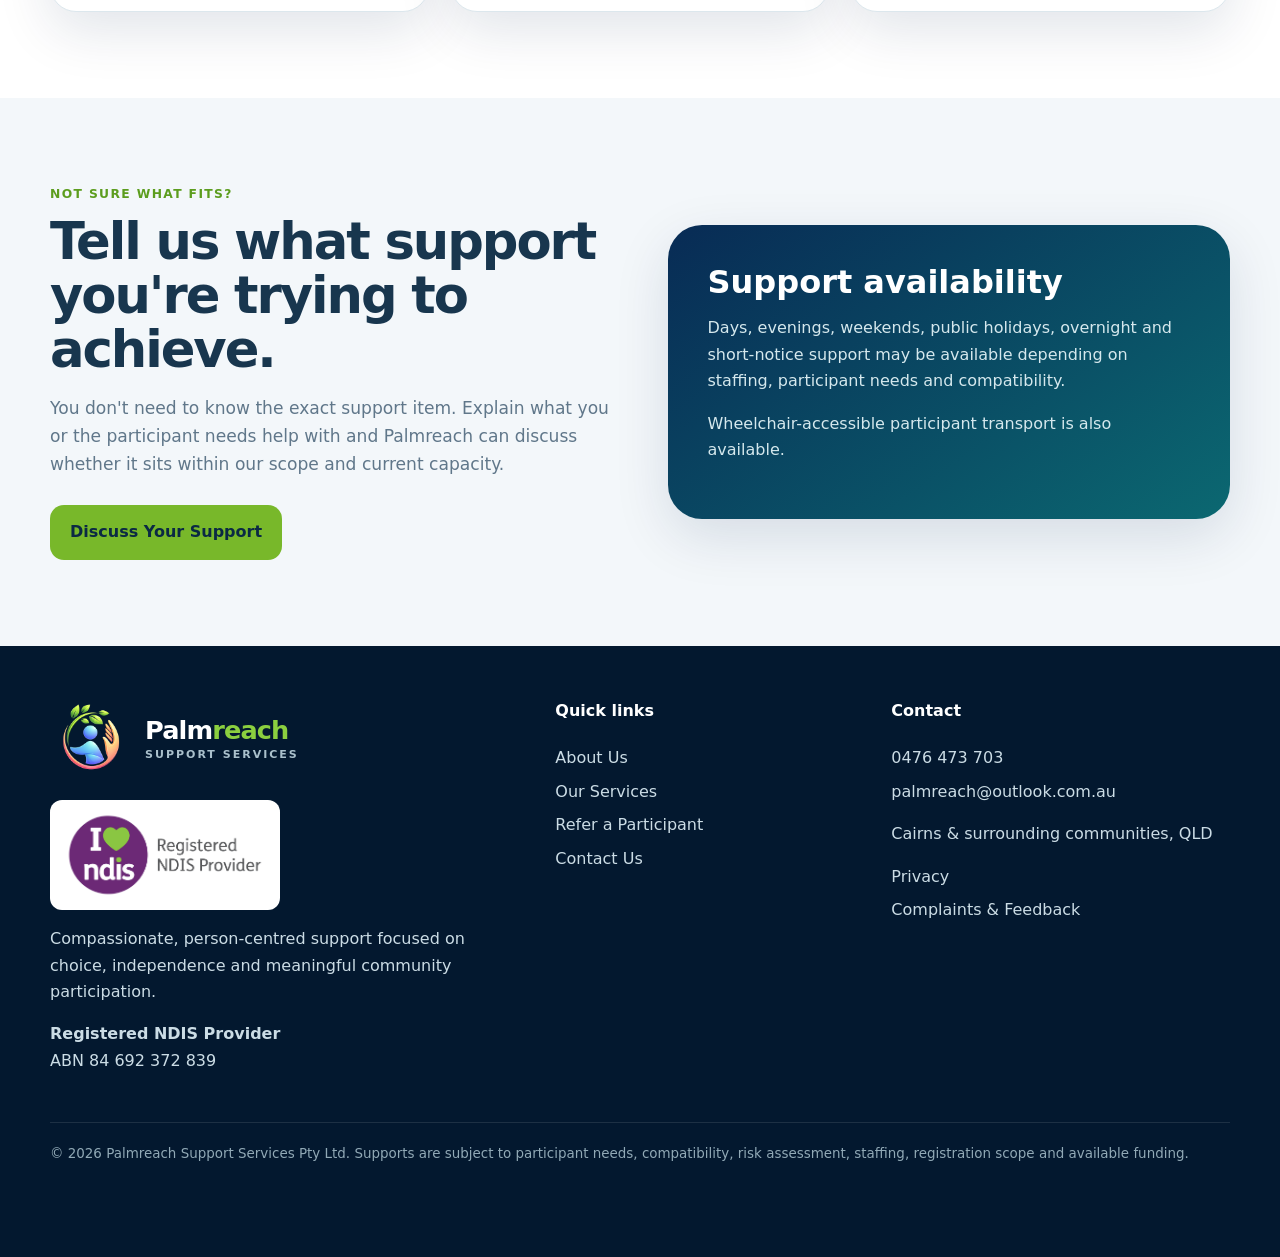
<file: services.html>
<!doctype html><html lang="en-AU"><head>
<meta charset="utf-8"><meta name="viewport" content="width=device-width,initial-scale=1">
<title>NDIS Services Cairns | Palmreach Support Services</title><meta name="description" content="Palmreach Support Services - Registered NDIS Provider in Cairns and surrounding areas.">
<meta name="theme-color" content="#06254a"><link rel="canonical" href="https://palmreach.com.au/services.html"><link rel="icon" type="image/png" sizes="32x32" href="favicon-32.png"><link rel="apple-touch-icon" href="icon-192.png"><meta property="og:site_name" content="Palmreach Support Services"><meta property="og:type" content="website"><meta property="og:url" content="https://palmreach.com.au/services.html"><meta property="og:image" content="https://palmreach.com.au/palmreach-logo.png"><link rel="stylesheet" href="styles.css">
</head><body><a class="skip" href="#main">Skip to content</a>
<div class="utility"><div class="container"><span>Registered NDIS Provider · Cairns & surrounds</span><span><a href="tel:0476473703">0476 473 703</a> · <a href="mailto:palmreach@outlook.com.au">palmreach@outlook.com.au</a></span></div></div>
<header class="site-header"><div class="container nav">
<div class="brand-wrap">
<a class="logo-box" href="index.html" aria-label="Palmreach Support Services home">
<img src="palmreach-logo.png" alt="Palmreach Support Services logo">
<span class="brand-copy"><span class="brand-name">Palm<span class="reach">reach</span></span><span class="brand-service">SUPPORT SERVICES</span></span>
</a>
<div class="ndis-badge"><img src="i-heart-ndis-registered.jpg" alt="I heart NDIS Registered NDIS Provider"></div>
</div>
<nav class="navlinks" aria-label="Main navigation"><a href="index.html">Home</a><a href="about.html">About</a><a href="services.html" aria-current="page">Services</a><a href="index.html#areas">Service Areas</a><a href="referrals.html">Referrals</a><a href="contact.html">Contact</a><a class="cta" href="referrals.html">Refer a Participant</a></nav>
<button class="menu" type="button" aria-expanded="false" aria-label="Open navigation">☰</button>
</div></header><main id="main">
<section class="page-hero"><div class="container"><div class="eyebrow">Our Services</div><h1>Flexible support built around everyday life.</h1><p>We provide a broad range of registered NDIS supports, with service delivery subject to individual needs, compatibility, risk assessment, worker competency, staffing and available funding.</p></div></section>
<section class="section"><div class="container"><div class="kicker">Participant-friendly support</div><h2>Services designed around your goals</h2>
<div class="cards">
<div class="card"><div class="card-icon">⌂</div><h3>Personal Activities</h3><p>Assistance with daily routines and personal activities delivered respectfully and according to individual preferences.</p></div>
<div class="card"><div class="card-icon">♿</div><h3>Travel & Transport</h3><p>Support to travel to appointments, activities and community destinations, including wheelchair-accessible transport where suitable.</p></div>
<div class="card"><div class="card-icon">☀</div><h3>Community Participation</h3><p>Support to take part in social, recreational and community activities and build meaningful connections.</p></div>
<div class="card"><div class="card-icon">↗</div><h3>Development of Life Skills</h3><p>Practical support to build confidence with daily routines, shopping, cooking, travel and community participation.</p></div>
<div class="card"><div class="card-icon">✓</div><h3>Household Tasks</h3><p>Help with suitable household activities that support a safe, functional home environment.</p></div>
<div class="card"><div class="card-icon">◉</div><h3>Daily Tasks / Shared Living</h3><p>Support with day-to-day living needs consistent with the participant's plan and support arrangements.</p></div>
<div class="card"><div class="card-icon">✦</div><h3>High-Intensity Personal Activities</h3><p>Available only where appropriate assessments, competencies and safeguards are in place and within Palmreach's registration scope.</p></div>
<div class="card"><div class="card-icon">▣</div><h3>Community Nursing Care</h3><p>Where clinically appropriate and within scope, nursing-related supports may be considered following assessment.</p></div>
<div class="card"><div class="card-icon">★</div><h3>Employment Support</h3><p>Support for participants seeking to access, maintain or develop skills relevant to employment and workplace participation.</p></div>
</div></div></section>
<section class="section muted"><div class="container split"><div><div class="kicker">Not sure what fits?</div><h2>Tell us what support you're trying to achieve.</h2><p class="intro">You don't need to know the exact support item. Explain what you or the participant needs help with and Palmreach can discuss whether it sits within our scope and current capacity.</p><div class="actions"><a class="btn btn-primary" href="contact.html">Discuss Your Support</a></div></div>
<div class="panel"><h3>Support availability</h3><p>Days, evenings, weekends, public holidays, overnight and short-notice support may be available depending on staffing, participant needs and compatibility.</p><p>Wheelchair-accessible participant transport is also available.</p></div></div></section>
</main><footer class="footer"><div class="container">
<div class="footer-grid">
<div>
<div class="footer-brand">
<img src="palmreach-logo.png" alt="Palmreach Support Services logo">
<span class="brand-copy"><span class="brand-name">Palm<span class="reach">reach</span></span><span class="brand-service">SUPPORT SERVICES</span></span>
</div>
<div class="footer-ndis"><img src="i-heart-ndis-registered.jpg" alt="I heart NDIS Registered NDIS Provider"></div>
<p>Compassionate, person-centred support focused on choice, independence and meaningful community participation.</p>
<p><strong>Registered NDIS Provider</strong><br>ABN 84 692 372 839</p>
</div>
<div><h4>Quick links</h4><a href="about.html">About Us</a><a href="services.html">Our Services</a><a href="referrals.html">Refer a Participant</a><a href="contact.html">Contact Us</a></div>
<div><h4>Contact</h4><a href="tel:0476473703">0476 473 703</a><a href="mailto:palmreach@outlook.com.au">palmreach@outlook.com.au</a><p>Cairns & surrounding communities, QLD</p><a href="privacy.html">Privacy</a><a href="complaints.html">Complaints & Feedback</a></div>
</div>
<div class="footer-bottom">© 2026 Palmreach Support Services Pty Ltd. Supports are subject to participant needs, compatibility, risk assessment, staffing, registration scope and available funding.</div>
</div></footer>
<div class="mobile-actions"><a href="tel:0476473703">CALL</a><a href="contact.html">REQUEST</a><a href="referrals.html">REFER</a></div>
<script src="site.js"></script></body></html>
</file>
<file: styles.css>
:root{
  --navy:#06254a;
  --navy2:#0b3765;
  --blue:#1475bd;
  --green:#78b82a;
  --green2:#5c9d1e;
  --purple:#6f2c7d;
  --ink:#18364e;
  --muted:#60778a;
  --paper:#ffffff;
  --mist:#f3f7fa;
  --line:#dce7ed;
  --shadow:0 18px 55px rgba(6,37,74,.12);
  --radius:26px;
}
*{box-sizing:border-box}
html{scroll-behavior:smooth}
body{margin:0;font-family:Inter,system-ui,-apple-system,BlinkMacSystemFont,"Segoe UI",sans-serif;color:var(--ink);background:#fff;line-height:1.65}
img{max-width:100%;display:block}
a{color:inherit}
.container{width:min(1180px,calc(100% - 36px));margin:auto}
.skip{position:absolute;left:-9999px}.skip:focus{left:14px;top:14px;background:#fff;padding:10px;z-index:9999}
.utility{background:#031a34;color:#dce9f2;font-size:.88rem}
.utility .container{display:flex;justify-content:space-between;gap:16px;padding:7px 0}
.utility a{text-decoration:none}
.site-header{position:sticky;top:0;z-index:90;background:rgba(6,37,74,.97);backdrop-filter:blur(12px);border-bottom:1px solid rgba(255,255,255,.08)}
.nav{min-height:82px;display:flex;align-items:center;justify-content:space-between;gap:20px}
.brand-wrap{display:flex;align-items:center;gap:16px;text-decoration:none;min-width:0}
.logo-box{display:flex;align-items:center;gap:11px;text-decoration:none;min-width:0}
.logo-box img{width:58px;height:58px;object-fit:contain;flex:0 0 58px}
.ndis-badge{background:#fff;border-radius:12px;padding:5px 7px;width:145px}
.ndis-badge img{width:100%;height:52px;object-fit:contain}
.navlinks{display:flex;align-items:center;gap:20px}
.navlinks a{color:#eef6fa;text-decoration:none;font-size:.93rem;font-weight:750}
.navlinks a:hover,.navlinks a:focus{color:#a8dd68}
.navlinks .cta{color:#092845;background:var(--green);padding:11px 16px;border-radius:999px}
.menu{display:none;border:1px solid rgba(255,255,255,.25);background:transparent;color:#fff;border-radius:12px;padding:8px 11px;font-size:1.2rem}
.hero{background:linear-gradient(120deg,#041b37 0%,#073764 62%,#0a5e70 100%);color:#fff;overflow:hidden}
.hero-grid{display:grid;grid-template-columns:1.06fr .94fr;gap:42px;align-items:center;min-height:650px;padding:62px 0}
.eyebrow{display:flex;align-items:center;gap:9px;color:#c7ed9d;font-weight:850;letter-spacing:.1em;text-transform:uppercase;font-size:.77rem}
.eyebrow:before{content:"";width:28px;height:3px;border-radius:4px;background:var(--green)}
.hero h1{font-size:clamp(2.7rem,5.7vw,5.4rem);letter-spacing:-.055em;line-height:.98;margin:16px 0 20px;max-width:760px}
.hero h1 span{display:block;color:#9bd454}
.hero .lead{max-width:680px;color:#d7e7ef;font-size:1.13rem}
.actions{display:flex;flex-wrap:wrap;gap:12px;margin-top:27px}
.btn{display:inline-flex;align-items:center;justify-content:center;min-height:49px;padding:12px 18px;border-radius:14px;text-decoration:none;font-weight:850;border:2px solid transparent}
.btn-primary{background:var(--green);color:#0b2944}
.btn-primary:hover{background:#8bca40}
.btn-outline{border-color:#82a4bb;color:#fff;background:rgba(255,255,255,.04)}
.btn-light{background:#fff;color:var(--navy)}
.hero-visual{position:relative}
.hero-photo{border-radius:34px;overflow:hidden;box-shadow:0 35px 90px rgba(0,0,0,.32);border:1px solid rgba(255,255,255,.22);background:#fff}
.hero-photo img{width:100%;height:500px;object-fit:cover}
.float-card{position:absolute;left:-26px;bottom:28px;background:#fff;color:var(--navy);padding:20px 22px;border-radius:20px;box-shadow:var(--shadow);max-width:255px}
.float-card strong{display:block;font-size:1.2rem}.float-card span{font-size:.9rem;color:var(--muted)}
.trust{background:#fff;border-bottom:1px solid var(--line)}
.trust-grid{display:grid;grid-template-columns:repeat(4,1fr)}
.trust-item{display:flex;gap:13px;align-items:center;padding:21px 16px;border-right:1px solid var(--line)}
.trust-item:last-child{border-right:0}
.icon{width:46px;height:46px;border-radius:14px;background:#edf8e6;display:grid;place-items:center;font-size:1.35rem;flex:0 0 46px}
.trust-item strong{display:block;color:var(--navy);line-height:1.2}.trust-item small{color:var(--muted)}
.section{padding:86px 0}.section-sm{padding:64px 0}.muted{background:var(--mist)}.dark{background:var(--navy);color:#fff}
.kicker{color:var(--green2);font-weight:850;text-transform:uppercase;letter-spacing:.11em;font-size:.77rem}
.dark .kicker{color:#b5e47f}
h2{font-size:clamp(2rem,4vw,3.45rem);letter-spacing:-.04em;line-height:1.06;margin:9px 0 16px}
.intro{max-width:780px;color:var(--muted);font-size:1.07rem}.dark .intro{color:#c8dce6}
.cards{display:grid;grid-template-columns:repeat(3,1fr);gap:22px;margin-top:38px}
.card{background:#fff;border:1px solid var(--line);border-radius:var(--radius);padding:27px;box-shadow:var(--shadow)}
.card .card-icon{width:55px;height:55px;border-radius:17px;background:linear-gradient(145deg,#e9f6e3,#e6f2f7);display:grid;place-items:center;font-size:1.55rem}
.card h3{font-size:1.25rem;color:var(--navy);margin:14px 0 8px}.card p{color:var(--muted);margin:0}
.split{display:grid;grid-template-columns:1fr 1fr;gap:55px;align-items:center}
.panel{border-radius:34px;padding:40px;background:linear-gradient(145deg,#082b55,#0b6871);color:#fff;box-shadow:var(--shadow)}
.panel h3{font-size:2rem;line-height:1.08;margin:0 0 12px}.panel p{color:#d5e8ed}
.stats{display:grid;grid-template-columns:1fr 1fr;gap:12px;margin-top:24px}
.stat{background:rgba(255,255,255,.08);border:1px solid rgba(255,255,255,.12);border-radius:18px;padding:17px}
.stat strong{display:block;color:#a6dc66;font-size:1.4rem}
.checks{list-style:none;padding:0;display:grid;gap:12px;margin:24px 0}
.checks li{display:flex;gap:11px}
.checks li:before{content:"✓";width:24px;height:24px;border-radius:50%;display:grid;place-items:center;background:#ecf8e6;color:#438313;font-weight:900;flex:0 0 24px}
.area{background:radial-gradient(circle at 86% 15%,rgba(120,184,42,.25),transparent 26%),linear-gradient(120deg,#041d3b,#084b68);border-radius:34px;color:#fff;padding:48px;display:grid;grid-template-columns:1.2fr .8fr;gap:35px;align-items:center}
.area p{color:#d5e7ed}.locations{display:grid;grid-template-columns:1fr 1fr;gap:12px}
.loc{background:rgba(255,255,255,.08);border:1px solid rgba(255,255,255,.16);border-radius:15px;padding:14px}
.referral{text-align:center;background:linear-gradient(180deg,#fff,#eef7f8)}
.referral .intro{margin:auto}.status{display:inline-flex;align-items:center;gap:8px;background:#eaf7e4;color:#357d19;font-weight:850;padding:7px 11px;border-radius:999px;font-size:.82rem}
.status:before{content:"";width:8px;height:8px;border-radius:50%;background:#58a921}
.contact-grid{display:grid;grid-template-columns:.78fr 1.22fr;gap:28px}
.contact-box{background:var(--navy);color:#fff;border-radius:27px;padding:30px}.contact-box a,.contact-box p{color:#d8e7ef}
.form{background:#fff;border:1px solid var(--line);border-radius:27px;padding:28px;box-shadow:var(--shadow)}
.form-grid{display:grid;grid-template-columns:1fr 1fr;gap:15px}.field{display:grid;gap:7px}.field.full{grid-column:1/-1}
label{font-weight:750;color:#294b61}input,select,textarea{width:100%;padding:13px 14px;border:1px solid #ccdce4;border-radius:12px;background:#fff;font:inherit;color:#17364b}
input:focus,select:focus,textarea:focus{outline:3px solid rgba(120,184,42,.23);border-color:#6da82a}textarea{min-height:115px;resize:vertical}
.notice{background:#f0f8ec;border-left:4px solid var(--green);padding:13px 15px;border-radius:12px;font-size:.9rem;color:#41605c}.form-note{font-size:.85rem;color:var(--muted)}
.services{display:grid;grid-template-columns:repeat(2,1fr);gap:14px 24px;margin-top:30px}.service{padding:16px 0;border-bottom:1px solid var(--line)}.service strong{display:block;color:var(--navy)}
.page-hero{background:linear-gradient(125deg,#041d3a,#085463);color:#fff;padding:78px 0 64px}.page-hero h1{font-size:clamp(2.5rem,5vw,4.7rem);letter-spacing:-.05em;line-height:1;margin:10px 0 15px}.page-hero p{max-width:760px;color:#d5e7ed;font-size:1.07rem}
.legal{max-width:880px}.legal h2{font-size:1.7rem;margin-top:34px}.legal p,.legal li{color:#506a79}
.cta-band{display:flex;align-items:center;justify-content:space-between;gap:24px;background:#ecf7e7;border:1px solid #d9ebd1;padding:28px;border-radius:25px}
.footer{background:#03182f;color:#cbdce5;padding:52px 0 92px}.footer-grid{display:grid;grid-template-columns:1.25fr .8fr .9fr;gap:35px}.footer h4{color:#fff;margin-top:0}.footer a{display:block;color:#cbdce5;text-decoration:none;margin:7px 0}.footer a:hover{color:#9cd65b}
.footer-brand{background:#fff;border-radius:14px;padding:7px;width:280px;max-width:100%}.footer-brand img{width:100%;height:88px;object-fit:cover;object-position:center 44%}
.footer-bottom{border-top:1px solid rgba(255,255,255,.1);margin-top:32px;padding-top:20px;font-size:.84rem;color:#91a9b6}
.mobile-actions{display:none}
@media(max-width:980px){
 .navlinks{display:none;position:absolute;top:81px;left:0;right:0;background:#06254a;padding:20px;flex-direction:column;align-items:stretch}
 .navlinks.open{display:flex}.menu{display:block}.ndis-badge{display:none}
 .hero-grid,.split,.area,.contact-grid{grid-template-columns:1fr}.hero-grid{min-height:auto}.hero-photo img{height:420px}
 .trust-grid{grid-template-columns:1fr 1fr}.trust-item:nth-child(2){border-right:0}.cards{grid-template-columns:1fr 1fr}.footer-grid{grid-template-columns:1fr 1fr}
}
@media(max-width:650px){
 body{padding-bottom:66px}.utility{display:none}.container{width:min(100% - 26px,1180px)}.nav{min-height:70px}
 .logo-box{display:flex;align-items:center;gap:11px;text-decoration:none;min-width:0}.logo-box img{width:58px;height:58px;object-fit:contain;flex:0 0 58px}.navlinks{top:69px}
 .hero-grid{padding:42px 0}.hero h1{font-size:clamp(2.55rem,13vw,4rem)}.hero-photo img{height:350px}.float-card{left:14px;right:14px;bottom:14px;max-width:none}
 .trust-grid,.cards,.stats,.locations,.form-grid,.services,.footer-grid{grid-template-columns:1fr}.trust-item{border-right:0;border-bottom:1px solid var(--line)}.trust-item:last-child{border-bottom:0}
 .section{padding:65px 0}.area{padding:28px}.cta-band{align-items:flex-start;flex-direction:column}
 .mobile-actions{display:grid;grid-template-columns:1fr 1fr 1fr;position:fixed;left:0;right:0;bottom:0;z-index:120;background:#fff;border-top:1px solid var(--line);box-shadow:0 -8px 30px rgba(6,37,74,.13)}
 .mobile-actions a{text-decoration:none;text-align:center;padding:13px 6px;font-size:.81rem;font-weight:850;color:var(--navy)}.mobile-actions a:nth-child(2){background:var(--green)}
}

.brand-copy{display:flex;flex-direction:column;line-height:1;white-space:nowrap}
.brand-name{font-size:1.45rem;font-weight:900;letter-spacing:-.035em;color:#fff}
.brand-name .reach{color:#8bcf3f}
.brand-service{margin-top:5px;font-size:.69rem;letter-spacing:.18em;font-weight:800;color:#c9dbe5}
.ndis-badge{background:#fff;border-radius:10px;padding:3px 6px;width:190px;box-shadow:0 7px 18px rgba(0,0,0,.12)}
.ndis-badge img{display:block;width:100%;height:56px;object-fit:contain}
.footer-brand{display:flex;align-items:center;gap:13px;background:transparent;padding:0;width:auto}
.footer-brand img{width:82px;height:82px;object-fit:contain}
.footer-brand .brand-name{font-size:1.6rem}
.footer-brand .brand-service{color:#aac0cc}
.footer-ndis{background:#fff;border-radius:12px;padding:5px 8px;width:230px;max-width:100%;margin-top:20px}
.footer-ndis img{width:100%;height:auto;display:block}
@media(max-width:650px){
 .logo-box img{width:48px;height:48px;flex-basis:48px}
 .brand-name{font-size:1.12rem}
 .brand-service{font-size:.55rem;letter-spacing:.14em}
}
</file>
